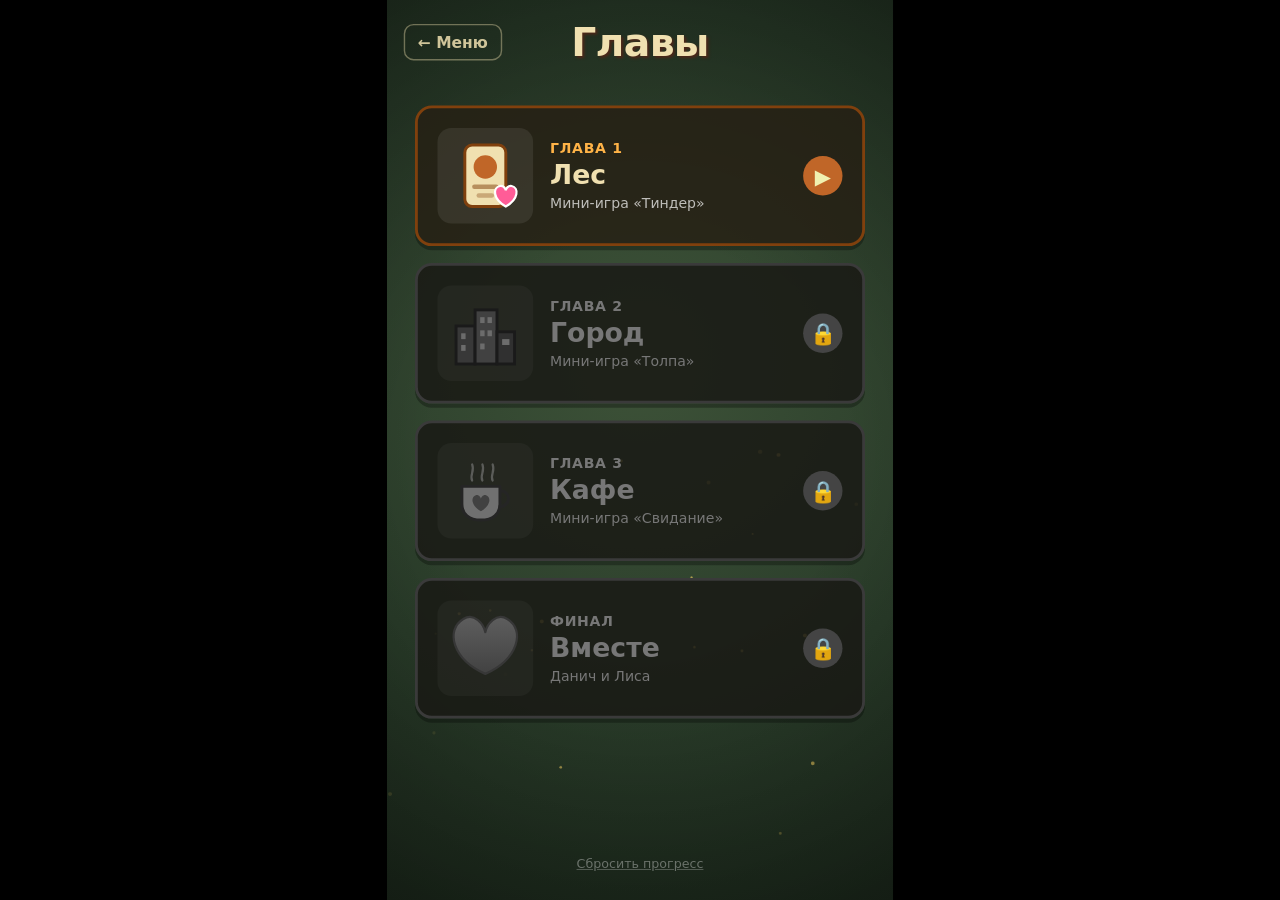
<file: chapters.html>
<!DOCTYPE html>
<html lang="ru">
<head>
<meta charset="UTF-8">
<meta name="viewport" content="width=device-width, initial-scale=1.0, maximum-scale=1.0, user-scalable=no">
<title>FindTheFox — Главы</title>
<link rel="stylesheet" href="shared/style.css">
<style>
  /* ── Шапка ────────────────────────────────────────── */
  #header {
    position: absolute;
    top: 0; left: 0; right: 0;
    height: 120px;
    display: flex;
    align-items: center;
    justify-content: center;
    z-index: 10;
  }
  #header h1 {
    margin: 0;
    font-size: 56px;
    font-weight: 900;
    letter-spacing: -1px;
    color: var(--title);
    text-shadow: 3px 3px 4px var(--title-shadow);
  }
  #back-btn {
    position: absolute;
    left: 24px; top: 50%;
    transform: translateY(-50%);
    height: 52px;
    padding: 0 18px;
    font-family: inherit;
    font-size: 22px;
    font-weight: 700;
    background: transparent;
    border: 2px solid rgba(240, 224, 176, 0.4);
    border-radius: 14px;
    color: rgba(240, 224, 176, 0.85);
    cursor: pointer;
    transition: background 0.15s ease;
  }
  #back-btn:hover { background: rgba(240, 224, 176, 0.1); }

  /* ── Список глав ──────────────────────────────────── */
  #list {
    position: absolute;
    top: 150px; left: 40px; right: 40px;
    display: flex;
    flex-direction: column;
    gap: 24px;
    z-index: 5;
  }
  .chapter {
    position: relative;
    display: flex;
    align-items: center;
    gap: 24px;
    height: 200px;
    padding: 0 28px;
    background: rgba(38, 32, 20, 0.85);
    border: 4px solid var(--btn-border);
    border-radius: 24px;
    box-shadow: 0 6px 0 rgba(0,0,0,0.3);
    color: #fff;
    cursor: pointer;
    opacity: 0;
    transition: background 0.15s ease, transform 0.1s ease;
  }
  #game.intro .chapter { animation: fadeInUp 0.45s ease-out forwards; }
  .chapter:hover  { background: rgba(60, 48, 28, 0.9); }
  .chapter:active { transform: translateY(3px); box-shadow: 0 3px 0 rgba(0,0,0,0.3); }

  .chapter .icon {
    flex-shrink: 0;
    width: 136px; height: 136px;
    display: flex;
    align-items: center;
    justify-content: center;
    background: rgba(255, 255, 255, 0.08);
    border-radius: 20px;
  }
  .chapter .icon svg { width: 104px; height: 104px; }

  .chapter .info { flex: 1; min-width: 0; }
  .chapter .num {
    font-size: 20px;
    font-weight: 700;
    color: var(--subtitle);
    text-transform: uppercase;
    letter-spacing: 1px;
  }
  .chapter .name {
    margin-top: 4px;
    font-size: 38px;
    font-weight: 900;
    color: var(--title);
  }
  .chapter .desc {
    margin-top: 6px;
    font-size: 20px;
    color: rgba(255, 255, 255, 0.7);
  }

  .chapter .badge {
    flex-shrink: 0;
    width: 56px; height: 56px;
    display: flex;
    align-items: center;
    justify-content: center;
    font-size: 30px;
    font-weight: 900;
    border-radius: 50%;
  }
  .chapter.done .badge     { background: #5E8C3A; color: #fff; }
  .chapter.unlocked .badge { background: var(--btn-normal); color: var(--btn-text); }
  .chapter.locked .badge   { background: #444; color: #aaa; }

  .chapter.locked {
    cursor: default;
    border-color: #3a3a3a;
    background: rgba(25, 25, 20, 0.85);
  }
  .chapter.locked .icon { filter: grayscale(1) brightness(0.5); }
  .chapter.locked .name,
  .chapter.locked .num,
  .chapter.locked .desc { color: #777; }

  @keyframes shake {
    0%, 100% { transform: translateX(0); }
    20%, 60% { transform: translateX(-8px); }
    40%, 80% { transform: translateX(8px); }
  }
  .chapter.shake { animation: shake 0.35s ease !important; opacity: 1; }

  /* ── Нижняя панель ────────────────────────────────── */
  #footer {
    position: absolute;
    bottom: 40px; left: 0; right: 0;
    text-align: center;
    z-index: 10;
  }
  #reset-btn {
    font-family: inherit;
    font-size: 18px;
    background: transparent;
    border: none;
    color: rgba(255, 255, 255, 0.35);
    text-decoration: underline;
    cursor: pointer;
  }

  /* ── Тост ─────────────────────────────────────────── */
  #toast {
    position: absolute;
    left: 50%; bottom: 120px;
    transform: translateX(-50%) translateY(20px);
    padding: 14px 28px;
    background: var(--panel-bg);
    border-radius: 16px;
    font-size: 24px;
    color: var(--title);
    opacity: 0;
    pointer-events: none;
    transition: opacity 0.25s ease, transform 0.25s ease;
    z-index: 60;
    white-space: nowrap;
  }
  #toast.show { opacity: 1; transform: translateX(-50%) translateY(0); }

  .panel p {
    margin: 0 0 24px;
    font-size: 22px;
    text-align: center;
    color: rgba(255, 255, 255, 0.85);
  }
  .panel .row {
    display: flex;
    justify-content: center;
    gap: 16px;
  }
  .panel .row .btn { min-width: 150px; }
</style>
</head>
<body>
<div id="game" class="scene">
  <div class="bg-forest"></div>
  <canvas id="particles" class="particles"></canvas>
  <div class="vignette"></div>

  <div id="header">
    <button id="back-btn">← Меню</button>
    <h1>Главы</h1>
  </div>

  <div id="list"></div>

  <div id="footer">
    <button id="reset-btn">Сбросить прогресс</button>
  </div>

  <div id="toast"></div>

  <div class="blocker" id="blocker"></div>

  <div class="panel" id="panel">
    <h2>Сбросить?</h2>
    <p>Весь прогресс по главам будет потерян.</p>
    <div class="row">
      <button class="btn btn-sm" id="reset-yes">Да</button>
      <button class="btn btn-sm" id="reset-no">Нет</button>
    </div>
  </div>

  <div class="fade on" id="fade"></div>
</div>

<script src="shared/settings.js"></script>
<script src="shared/particles.js"></script>
<script src="shared/progress.js"></script>
<script src="shared/sfx.js"></script>
<script src="shared/music.js"></script>
<script>
(function () {
  'use strict';

  const gameEl  = document.getElementById('game');
  const fadeEl  = document.getElementById('fade');
  const listEl  = document.getElementById('list');
  const toastEl = document.getElementById('toast');
  const panel   = document.getElementById('panel');
  const blocker = document.getElementById('blocker');

  // ── Скейл сцены ──────────────────────────────────────
  FTSettings.fitScene(gameEl);

  // ── Частицы ──────────────────────────────────────────
  FTParticles.attach(document.getElementById('particles')).start();

  // ── Данные глав ──────────────────────────────────────
  // Индексы совпадают с FTProgress (0..3).
  // url      — первый заход (с кат-сценой),
  // replay   — повторное прохождение уже пройденной главы,
  // url: null — глава ещё не сделана.
  const CHAPTERS = [
    { num: 'Глава 1', name: 'Лес',    desc: 'Мини-игра «Тиндер»',
      url: 'scene_intro.html', replay: 'game1_tinder.html' },
    { num: 'Глава 2', name: 'Город',  desc: 'Мини-игра «Толпа»',
      url: 'game2_tolpa.html', replay: 'game2_tolpa.html' },
    { num: 'Глава 3', name: 'Кафе',   desc: 'Мини-игра «Свидание»',
      url: 'game3_date.html', replay: 'game3_date.html' },
    { num: 'Финал',   name: 'Вместе', desc: 'Данич и Лиса',
      url: 'game3_date.html#finale', replay: 'game3_date.html#finale' },
  ];

  function iconFor(i) {
    let iconInner = '';
    if (i === 0) {
      // Карточка анкеты с сердечком
      iconInner = '<svg viewBox="0 0 100 100" xmlns="http://www.w3.org/2000/svg"><rect x="22" y="8" width="56" height="84" rx="10" fill="#F0E0B0" stroke="#80400D" stroke-width="4"/><circle cx="50" cy="38" r="16" fill="#C06628"/><rect x="32" y="62" width="36" height="6" rx="3" fill="#80400D" opacity="0.5"/><rect x="38" y="74" width="24" height="6" rx="3" fill="#80400D" opacity="0.35"/><path d="M 78 92 C 60 82, 60 66, 70 64 C 75 63, 78 68, 78 70 C 78 68, 81 63, 86 64 C 96 66, 96 82, 78 92 Z" fill="#FF5C97" stroke="#fff" stroke-width="3"/></svg>';
    } else if (i === 1) {
      // Городские дома
      iconInner = '<svg viewBox="0 0 100 100" xmlns="http://www.w3.org/2000/svg"><rect x="10" y="40" width="26" height="52" fill="#8C6A4F" stroke="#3D322B" stroke-width="4"/><rect x="36" y="18" width="30" height="74" fill="#A67C52" stroke="#3D322B" stroke-width="4"/><rect x="66" y="48" width="24" height="44" fill="#7A5A42" stroke="#3D322B" stroke-width="4"/><g fill="#FFD966"><rect x="17" y="50" width="6" height="8"/><rect x="17" y="66" width="6" height="8"/><rect x="43" y="28" width="6" height="8"/><rect x="53" y="28" width="6" height="8"/><rect x="43" y="46" width="6" height="8"/><rect x="53" y="46" width="6" height="8"/><rect x="43" y="64" width="6" height="8"/><rect x="73" y="58" width="10" height="8"/></g></svg>';
    } else if (i === 2) {
      // Чашка кофе с сердечком
      iconInner = '<svg viewBox="0 0 100 100" xmlns="http://www.w3.org/2000/svg"><path d="M 18 44 H 70 V 68 C 70 82, 60 90, 44 90 C 28 90, 18 82, 18 68 Z" fill="#F0E0B0" stroke="#80400D" stroke-width="4" stroke-linejoin="round"/><path d="M 70 50 C 86 50, 86 72, 68 72" fill="none" stroke="#80400D" stroke-width="4"/><path d="M 44 78 C 30 70, 30 58, 37 56 C 41 55, 44 59, 44 61 C 44 59, 47 55, 51 56 C 58 58, 58 70, 44 78 Z" fill="#FF5C97"/><path d="M 32 36 C 28 28, 36 24, 32 14 M 46 36 C 42 28, 50 24, 46 14 M 60 36 C 56 28, 64 24, 60 14" fill="none" stroke="rgba(255,255,255,0.6)" stroke-width="3" stroke-linecap="round"/></svg>';
    } else if (i === 3) {
      iconInner = '<svg viewBox="0 0 100 100" xmlns="http://www.w3.org/2000/svg"><defs><linearGradient id="heartGradient" x1="0%" y1="0%" x2="0%" y2="100%"><stop offset="0%" style="stop-color:#FFA6C9;stop-opacity:1" /><stop offset="100%" style="stop-color:#FF5C97;stop-opacity:1" /></linearGradient></defs><path d="M 50 85 C 5 65, -5 25, 20 10 C 35 0, 48 18, 50 28 C 52 18, 65 0, 80 10 C 105 25, 95 65, 50 85 Z" fill="url(#heartGradient)" stroke="#FF4081" stroke-width="3" stroke-linejoin="round"/></svg>';
    }
    return iconInner;
  }

  const BADGE = { done: '✓', unlocked: '▶', locked: '🔒' };

  // ── Рендер списка ────────────────────────────────────
  function render() {
    const progress = FTProgress.load();
    listEl.innerHTML = '';

    CHAPTERS.forEach(function (ch, i) {
      const status = progress[i] || 'locked';
      const el = document.createElement('div');
      el.className = 'chapter ' + status;
      el.style.animationDelay = (i * 0.08) + 's';
      el.innerHTML =
        '<div class="icon">' + iconFor(i) + '</div>' +
        '<div class="info">' +
          '<div class="num">' + ch.num + '</div>' +
          '<div class="name">' + ch.name + '</div>' +
          '<div class="desc">' + ch.desc + '</div>' +
        '</div>' +
        '<div class="badge">' + BADGE[status] + '</div>';

      el.addEventListener('click', function () { openChapter(i, el); });
      listEl.appendChild(el);
    });
  }

  function openChapter(i, el) {
    const ch = CHAPTERS[i];
    const status = FTProgress.getStatus(i);

    if (status === 'locked') {
      FTSettings.vibrate(30);
      el.classList.remove('shake');
      void el.offsetWidth;          // перезапуск анимации
      el.classList.add('shake');
      toast('Сначала пройди прошлую главу');
      return;
    }

    const url = (status === 'done') ? ch.replay : ch.url;
    if (!url) {
      FTSettings.vibrate(); FTSfx.play('tap');
      toast('Скоро! Глава в разработке');
      return;
    }

    FTSettings.vibrate(); FTSfx.play('tap');
    navigate(url);
  }

  // ── Тост ─────────────────────────────────────────────
  let toastTimer = 0;
  function toast(text) {
    toastEl.textContent = text;
    toastEl.classList.add('show');
    clearTimeout(toastTimer);
    toastTimer = setTimeout(function () {
      toastEl.classList.remove('show');
    }, 1600);
  }

  // ── Переходы ─────────────────────────────────────────
  let isTransitioning = false;
  function navigate(url) {
    if (isTransitioning) return;
    isTransitioning = true;
    fadeEl.classList.add('on');
    setTimeout(function () {
      window.location.href = url;
    }, 450);
  }

  document.getElementById('back-btn').addEventListener('click', function () {
    FTSettings.vibrate(); FTSfx.play('tap');
    navigate('index.html');
  });

  // ── Сброс прогресса ──────────────────────────────────
  function openReset() {
    FTSettings.vibrate(); FTSfx.play('tap');
    panel.classList.add('open');
    blocker.classList.add('open');
  }
  function closeReset() {
    panel.classList.remove('open');
    blocker.classList.remove('open');
  }
  document.getElementById('reset-btn').addEventListener('click', openReset);
  document.getElementById('reset-no').addEventListener('click', function () {
    FTSettings.vibrate(); FTSfx.play('tap');
    closeReset();
  });
  blocker.addEventListener('click', closeReset);
  document.getElementById('reset-yes').addEventListener('click', function () {
    FTSettings.vibrate(30);
    FTProgress.reset();
    closeReset();
    toast('Прогресс сброшен');
  });

  document.addEventListener('ft-progress-changed', function () {
    render();
    gameEl.classList.add('intro');
  });

  // ── Android back: закрыть панель или в меню ──────────
  history.pushState({ chapters: true }, '');
  window.addEventListener('popstate', function () {
    if (panel.classList.contains('open')) {
      closeReset();
      history.pushState({ chapters: true }, '');
    } else {
      navigate('index.html');
    }
  });

  // При возврате кнопкой «назад» браузера страница может
  // восстановиться из bfcache — обновим список и снимем затемнение.
  window.addEventListener('pageshow', function (e) {
    if (!e.persisted) return;
    isTransitioning = false;
    render();
    fadeEl.classList.remove('on');
  });

  // ── Старт ────────────────────────────────────────────
  FTMusic.play('forest');
  render();
  requestAnimationFrame(function () {
    fadeEl.classList.remove('on');
    gameEl.classList.add('intro');
  });

  // ── Мелкая защита ────────────────────────────────────
  document.addEventListener('gesturestart', e => e.preventDefault());
  document.addEventListener('dblclick',     e => e.preventDefault());
})();
</script>
</body>
</html>
</file>
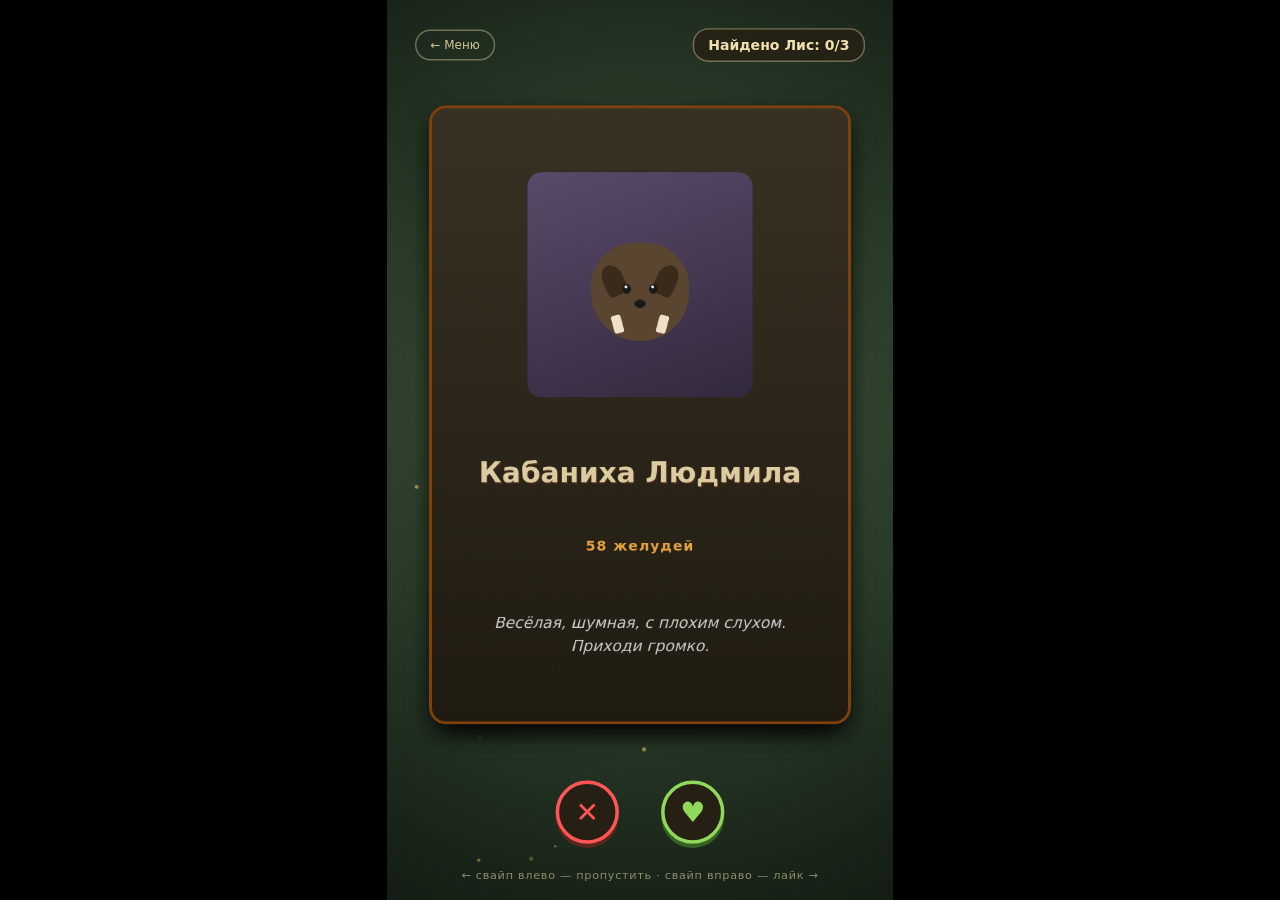
<file: game1_tinder.html>
<!DOCTYPE html>
<html lang="ru">
<head>
<meta charset="UTF-8">
<meta name="viewport" content="width=device-width, initial-scale=1.0, maximum-scale=1.0, user-scalable=no">
<title>FindTheFox — Тиндер</title>
<link rel="stylesheet" href="shared/style.css">
<style>
  /* ══════════════════════════════════════════════════════
     HUD
     ══════════════════════════════════════════════════════ */
  #hud {
    position: absolute;
    top: 40px;
    left: 0; right: 0;
    display: flex;
    justify-content: space-between;
    align-items: center;
    padding: 0 40px;
    z-index: 20;
    color: var(--title);
    font-size: 20px;
    font-weight: 700;
    pointer-events: none;
  }
  #hud .counter {
    background: rgba(38, 32, 20, 0.85);
    padding: 10px 20px;
    border-radius: 22px;
    border: 2px solid rgba(240, 224, 176, 0.4);
  }
  #back-btn {
    background: transparent;
    border: 2px solid rgba(240, 224, 176, 0.4);
    color: rgba(240, 224, 176, 0.85);
    font-family: inherit;
    font-size: 17px;
    padding: 10px 20px;
    border-radius: 22px;
    cursor: pointer;
    pointer-events: auto;
    transition: background 0.12s ease;
  }
  #back-btn:hover {
    background: rgba(240, 224, 176, 0.1);
  }

  /* ══════════════════════════════════════════════════════
     СТОПКА КАРТОЧЕК
     ══════════════════════════════════════════════════════ */
  #deck {
    position: absolute;
    top: 150px;
    bottom: 250px;
    left: 60px; right: 60px;
    z-index: 10;
  }

  .card {
    position: absolute;
    inset: 0;
    background: linear-gradient(180deg,
      #2e2718 0%,
      #262014 100%);
    border: 4px solid var(--btn-border);
    border-radius: 24px;
    padding: 28px 24px;
    display: flex;
    flex-direction: column;
    align-items: center;
    justify-content: space-evenly;
    box-shadow: 0 12px 32px rgba(0,0,0,0.6);
    will-change: transform, opacity;
    transform-origin: center center;
    user-select: none;
    overflow: hidden;
  }
  .card::before {
    content: '';
    position: absolute;
    inset: 0;
    background: linear-gradient(180deg,
      rgba(255,255,255,0.05) 0%,
      rgba(0,0,0,0.15) 100%);
    pointer-events: none;
  }

  .card .photo {
    position: relative;
    width: 320px;
    height: 320px;
    border-radius: 20px;
    background: linear-gradient(160deg, #4A6A3F 0%, #2A3D2A 100%);
    display: flex;
    align-items: center;
    justify-content: center;
    overflow: hidden;
    flex-shrink: 0;
  }
  /* Свой фон фото у каждого вида */
  .card .photo.bg-hedgehog { background: linear-gradient(160deg, #6A5A3F 0%, #3D332A 100%); }
  .card .photo.bg-beaver   { background: linear-gradient(160deg, #3F6A6A 0%, #2A3D3D 100%); }
  .card .photo.bg-boar     { background: linear-gradient(160deg, #5A4A6A 0%, #33293D 100%); }
  .card .photo.bg-owl      { background: linear-gradient(160deg, #3F4A6A 0%, #232A3D 100%); }
  .card .photo.bg-bear     { background: linear-gradient(160deg, #6A4A3F 0%, #3D2A23 100%); }
  .card .photo.bg-fox-animal { background: linear-gradient(160deg, #8A5030 0%, #4A2515 100%); }

  .card .name {
    margin-top: 22px;
    font-size: 40px;
    font-weight: 900;
    color: var(--title);
    text-shadow: 2px 2px 0 var(--title-shadow);
    text-align: center;
    line-height: 1.1;
  }
  .card .age {
    font-size: 20px;
    color: var(--subtitle);
    margin-top: 6px;
    letter-spacing: 1.5px;
    font-weight: 600;
  }
  .card .bio {
    margin-top: 18px;
    font-size: 22px;
    line-height: 1.5;
    color: rgba(255,255,255,0.9);
    text-align: center;
    font-style: italic;
    padding: 0 12px;
    max-width: 520px;
  }

  .card .stamp {
    position: absolute;
    top: 40px;
    padding: 8px 20px;
    border: 5px solid;
    border-radius: 12px;
    font-size: 42px;
    font-weight: 900;
    letter-spacing: 4px;
    opacity: 0;
    pointer-events: none;
    text-shadow: 2px 2px 0 rgba(0,0,0,0.3);
    z-index: 5;
  }
  .card .stamp.like {
    left: 30px;
    color: #8FD85A;
    border-color: #8FD85A;
    transform: rotate(-15deg);
  }
  .card .stamp.nope {
    right: 30px;
    color: #FF5555;
    border-color: #FF5555;
    transform: rotate(15deg);
  }

  /* ══════════════════════════════════════════════════════
     ФИГУРКИ ЖИВОТНЫХ (CSS)
     ══════════════════════════════════════════════════════ */
  .animal {
    position: relative;
    width: 200px;
    height: 200px;
  }
  .animal .a-head {
    position: absolute;
    left: 50%; top: 55%;
    transform: translate(-50%, -50%);
    width: 140px; height: 140px;
    border-radius: 50%;
    background: #C06628;
  }
  .animal .a-eye {
    position: absolute;
    top: 42%;
    width: 12px; height: 14px;
    background: #1a1a1a;
    border-radius: 50%;
    z-index: 2;
  }
  .animal .a-eye.l { left: 32%; }
  .animal .a-eye.r { right: 32%; }
  .animal .a-eye::after {
    content: '';
    position: absolute;
    top: 2px; left: 3px;
    width: 4px; height: 4px;
    background: #fff;
    border-radius: 50%;
  }
  .animal .a-nose {
    position: absolute;
    top: 58%; left: 50%;
    transform: translateX(-50%);
    width: 16px; height: 12px;
    background: #1a1a1a;
    border-radius: 50%;
    z-index: 3;
  }

  /* ─── Ёжик ───────────────────────────────────────────── */
  .animal.hedgehog .a-extra {
    position: absolute;
    top: 50%; left: 50%;
    transform: translate(-50%, -50%);
    width: 190px; height: 190px;
    background:
      repeating-conic-gradient(#3A2818 0deg 10deg, #6B4423 10deg 20deg);
    border-radius: 50%;
    z-index: 0;
    clip-path: polygon(50% 0%, 100% 20%, 100% 60%, 80% 92%, 20% 92%, 0% 60%, 0% 20%);
  }
  .animal.hedgehog .a-head {
    background: #8B6B4A;
    box-shadow: inset 0 -10px 0 rgba(0,0,0,0.12);
    z-index: 1;
    width: 130px; height: 130px;
  }

  /* ─── Бобёр ──────────────────────────────────────────── */
  .animal.beaver .a-head {
    background: #7A5433;
    border-radius: 50% 50% 45% 45%;
  }
  .animal.beaver .a-ear {
    position: absolute;
    top: 15%;
    width: 40px; height: 40px;
    background: #7A5433;
    border-radius: 50%;
    z-index: 1;
  }
  .animal.beaver .a-ear.l { left: 8%; }
  .animal.beaver .a-ear.r { right: 8%; }
  .animal.beaver .a-teeth {
    position: absolute;
    top: 68%; left: 50%;
    transform: translateX(-50%);
    width: 24px; height: 16px;
    background: #F0E0C8;
    border-radius: 3px;
    box-shadow: inset 1px 0 0 #C0A888, inset -1px 0 0 #C0A888;
    z-index: 3;
  }

  /* ─── Кабан ──────────────────────────────────────────── */
  .animal.boar .a-head {
    background: #5A4630;
    border-radius: 45% 45% 50% 50%;
  }
  .animal.boar .a-tusk {
    position: absolute;
    bottom: 8%;
    width: 14px; height: 26px;
    background: #F0E0C8;
    border-radius: 4px;
    z-index: 3;
  }
  .animal.boar .a-tusk.l {
    left: 22%;
    transform: rotate(-15deg);
  }
  .animal.boar .a-tusk.r {
    right: 22%;
    transform: rotate(15deg);
  }
  .animal.boar .a-ear {
    position: absolute;
    top: 22%;
    width: 30px; height: 45px;
    background: #3A2A1A;
    border-radius: 50% 50% 20% 20%;
  }
  .animal.boar .a-ear.l { left: 12%; transform: rotate(-25deg); }
  .animal.boar .a-ear.r { right: 12%; transform: rotate(25deg); }

  /* ─── Сова ───────────────────────────────────────────── */
  .animal.owl .a-head {
    background: #8B7A5A;
    border-radius: 50% 50% 45% 45%;
    width: 150px; height: 150px;
  }
  .animal.owl .a-head::before {
    content: '';
    position: absolute;
    top: 30%; left: 50%;
    transform: translateX(-50%);
    width: 130px; height: 70px;
    background: #E8D6B8;
    border-radius: 50%;
    z-index: 1;
  }
  .animal.owl .a-eye {
    width: 24px; height: 24px;
    top: 38%;
    z-index: 3;
  }
  .animal.owl .a-eye.l { left: 25%; }
  .animal.owl .a-eye.r { right: 25%; }
  .animal.owl .a-eye::after {
    top: 5px; left: 6px;
    width: 8px; height: 8px;
  }
  .animal.owl .a-beak {
    position: absolute;
    top: 55%; left: 50%;
    transform: translateX(-50%);
    width: 0; height: 0;
    border-left: 10px solid transparent;
    border-right: 10px solid transparent;
    border-top: 20px solid #E8A030;
    z-index: 3;
  }
  .animal.owl .a-ear {
    position: absolute;
    top: 8%;
    width: 0; height: 0;
    border-left: 22px solid transparent;
    border-right: 22px solid transparent;
    border-bottom: 40px solid #8B7A5A;
  }
  .animal.owl .a-ear.l { left: 22%; transform: rotate(-10deg); }
  .animal.owl .a-ear.r { right: 22%; transform: rotate(10deg); }

  /* ─── Медведь ────────────────────────────────────────── */
  .animal.bear .a-head {
    background: #6B4423;
    width: 160px; height: 160px;
  }
  .animal.bear .a-ear {
    position: absolute;
    top: 12%;
    width: 50px; height: 50px;
    background: #6B4423;
    border-radius: 50%;
    z-index: 1;
  }
  .animal.bear .a-ear.l { left: 8%; }
  .animal.bear .a-ear.r { right: 8%; }
  .animal.bear .a-ear::after {
    content: '';
    position: absolute;
    inset: 10px;
    background: #A67B5B;
    border-radius: 50%;
  }
  .animal.bear .a-muzzle {
    position: absolute;
    top: 55%; left: 50%;
    transform: translateX(-50%);
    width: 70px; height: 55px;
    background: #D8B888;
    border-radius: 50%;
    z-index: 1;
  }
  .animal.bear .a-nose {
    z-index: 3;
    width: 20px; height: 14px;
  }

  /* ─── Лиса — клон из меню ────────────────────────────── */
  .photo .fox {
    position: relative;
    width: 300px;
    height: 300px;
    transform: scale(0.85);
    transform-origin: center center;
    pointer-events: none;
  }

  /* ══════════════════════════════════════════════════════
     КНОПКИ ДЕЙСТВИЙ
     ══════════════════════════════════════════════════════ */
  #actions {
    position: absolute;
    bottom: 80px;
    left: 50%;
    transform: translateX(-50%);
    display: flex;
    gap: 60px;
    z-index: 20;
  }
  .action-btn {
    width: 90px;
    height: 90px;
    border-radius: 50%;
    border: 5px solid;
    font-size: 40px;
    font-weight: 900;
    cursor: pointer;
    display: flex;
    align-items: center;
    justify-content: center;
    transition: transform 0.06s ease-out;
    font-family: inherit;
    line-height: 1;
    padding: 0;
  }
  .action-btn:active { transform: scale(0.88); }
  .action-btn.nope {
    color: #FF5555;
    border-color: #FF5555;
    background: rgba(38, 32, 20, 0.95);
    box-shadow: 0 6px 0 rgba(180, 30, 30, 0.4);
  }
  .action-btn.nope:hover { background: rgba(255, 85, 85, 0.15); }
  .action-btn.like {
    color: #8FD85A;
    border-color: #8FD85A;
    background: rgba(38, 32, 20, 0.95);
    box-shadow: 0 6px 0 rgba(100, 180, 40, 0.4);
  }
  .action-btn.like:hover { background: rgba(143, 216, 90, 0.15); }

  /* ══════════════════════════════════════════════════════
     МЭТЧ-ПОПАП
     ══════════════════════════════════════════════════════ */
  #match-popup {
    position: absolute;
    inset: 0;
    display: none;
    align-items: center;
    justify-content: center;
    z-index: 60;
    background: rgba(0, 0, 0, 0.65);
  }
  #match-popup.open { display: flex; }

  .match-box {
    background: #262014;
    border: 4px solid var(--btn-border);
    border-radius: 24px;
    padding: 32px 40px;
    max-width: 560px;
    text-align: center;
    color: #fff;
    animation: popIn 0.2s ease-out;
    box-shadow: 0 20px 60px rgba(0,0,0,0.7);
  }
  @keyframes popIn {
    0%   { opacity: 0; transform: scale(0.85); }
    100% { opacity: 1; transform: scale(1); }
  }
  .match-box .mb-title {
    font-size: 40px;
    font-weight: 900;
    color: #8FD85A;
    text-shadow: 2px 2px 0 rgba(0,0,0,0.4);
    margin-bottom: 10px;
    height: 46px;
    line-height: 46px;
    white-space: nowrap;
    overflow: hidden;
  }
  .match-box .mb-title.fox {
    color: var(--subtitle);
  }
  .match-box .mb-title.nope {
    color: #E8A030;
  }
  .match-box .mb-name {
    font-size: 26px;
    color: var(--title);
    margin-bottom: 18px;
    font-weight: 700;
  }
  .match-box .mb-quote {
    font-size: 22px;
    font-style: italic;
    line-height: 1.5;
    color: rgba(255,255,255,0.9);
    margin-bottom: 24px;
    height: 100px;
    overflow: hidden;
    display: flex;
    align-items: center;
    justify-content: center;
  }
  .match-box .mb-btn {
    display: inline-block;
  }

  /* ══════════════════════════════════════════════════════
     ПОБЕДА
     ══════════════════════════════════════════════════════ */
  #win-overlay {
    position: absolute;
    inset: 0;
    display: none;
    align-items: center;
    justify-content: center;
    z-index: 80;
    background: radial-gradient(circle at 50% 50%,
      #5a4318 0%,
      #0c0904 70%);
  }
  #win-overlay.open { display: flex; }
  #win-overlay .win-box {
    text-align: center;
    color: var(--title);
    animation: popIn 0.3s ease-out;
    padding: 20px;
    max-width: 620px;
  }
  #win-overlay h2 {
    font-size: 54px;
    font-weight: 900;
    margin: 0 0 16px;
    text-shadow: 4px 4px 0 var(--title-shadow);
    line-height: 1.1;
  }
  #win-overlay p {
    font-size: 22px;
    color: var(--subtitle);
    margin: 0 0 32px;
    font-style: italic;
    line-height: 1.5;
  }

  #swipe-hint {
    position: absolute;
    bottom: 26px;
    left: 50%;
    transform: translateX(-50%);
    color: rgba(240, 224, 176, 0.55);
    font-size: 16px;
    letter-spacing: 1px;
    z-index: 15;
    pointer-events: none;
    animation: hintPulse 2s ease-in-out infinite;
    white-space: nowrap;
  }
  @keyframes hintPulse {
    0%, 100% { opacity: 0.4; }
    50%      { opacity: 0.9; }
  }
</style>
</head>
<body>
<div id="game" class="scene">
  <div class="bg-forest"></div>
  <canvas id="particles" class="particles"></canvas>
  <div class="vignette"></div>

  <div id="hud">
    <button id="back-btn">← Меню</button>
    <div class="counter">Найдено Лис: <span id="fox-count">0</span>/3</div>
  </div>

  <div id="deck"></div>

  <div id="actions">
    <button class="action-btn nope" id="btn-nope" aria-label="Пропустить">✕</button>
    <button class="action-btn like" id="btn-like" aria-label="Лайк">♥</button>
  </div>

  <div id="swipe-hint">← свайп влево — пропустить · свайп вправо — лайк →</div>

  <div id="match-popup">
    <div class="match-box">
      <div class="mb-title" id="mb-title">Не сложилось…</div>
      <div class="mb-name" id="mb-name">—</div>
      <div class="mb-quote" id="mb-quote">—</div>
      <button class="btn btn-sm mb-btn" id="mb-continue">Продолжить</button>
    </div>
  </div>

  <div id="win-overlay">
    <div class="win-box">
      <h2>Лиса Арина найдена!</h2>
      <p>«Ладно, уговорил. Но сначала докажи, что ты меня достоин»</p>
      <button class="btn btn-lg" id="win-next">Дальше →</button>
    </div>
  </div>

  <div class="fade" id="fade"></div>
</div>

<script src="shared/settings.js"></script>
<script src="shared/particles.js"></script>
<script src="shared/progress.js"></script>
<script src="shared/sfx.js"></script>
<script src="shared/music.js"></script>
<script>
(function () {
  'use strict';

  const gameEl = document.getElementById('game');
  FTSettings.fitScene(gameEl);
  FTParticles.attach(document.getElementById('particles')).start();

  // ══════════════════════════════════════════════════════
  // АНКЕТЫ
  // ══════════════════════════════════════════════════════
  const ANIMALS = [
    { key: 'hedgehog', name: 'Ежиха Зина', age: '127 ёжиков',
      bio: 'Колючая, но верная. Ищу того, у кого есть броня.',
      reject: '«У тебя нет иголок. Прости, нам не по пути».' },
    { key: 'beaver', name: 'Бобриха Оля', age: '34 плотины',
      bio: 'Грызу проблемы. Люблю плотины и романтику у воды.',
      reject: '«Ты не грызёшь деревья. Как-то это… не то».' },
    { key: 'boar', name: 'Кабаниха Людмила', age: '58 желудей',
      bio: 'Весёлая, шумная, с плохим слухом. Приходи громко.',
      reject: '«Чё-чё? Я тебя не слышу! Пока!»' },
    { key: 'owl', name: 'Совунья Маргарита', age: '19 бессонных ночей',
      bio: 'Не сплю по ночам. Ищу того, кто тоже. Но не из-за меня.',
      reject: '«У-ху. Ты слишком дневной. Не мой типаж. У-ху».' },
    { key: 'bear', name: 'Медведица Катя', age: '12 зим',
      bio: 'Зимой сплю, летом гуляю. Люблю мёд и массаж лап.',
      reject: '«Мёда нет? Лапы не массируешь? Всё, следующий».' },
    { key: 'fox-animal', name: 'Лиса Арина', age: 'всегда 27',
      bio: 'Ускользаю, дразню, но если поймаешь — останусь. Может быть.',
      isFox: true }
  ];

  const FOX_FIRST_REPLIES = [
    '«Ой, мне пора! 🦊»',
    '«У меня дела. Лесные. Пока!»'
  ];

  function randInt(min, max) {
    return Math.floor(Math.random() * (max - min + 1)) + min;
  }

  function buildDeck() {
    const total = 15;
    const fox1 = randInt(3, 5);
    const fox2 = randInt(8, 11);
    // Третья Лиса — строго внутри колоды (индексы 0..total-1).
    let fox3 = randInt(13, total - 1);
    while (fox3 <= fox2) fox3 = randInt(13, total - 1);

    const nonFox = ANIMALS.filter(a => !a.isFox);
    const pool = [];
    let prevIdx = -1;

    for (let i = 0; i < total; i++) {
      if (i === fox1 || i === fox2 || i === fox3) {
        pool.push(Object.assign({}, ANIMALS.find(a => a.isFox)));
      } else {
        let idx;
        let tries = 0;
        do {
          idx = randInt(0, nonFox.length - 1);
          tries++;
        } while (idx === prevIdx && tries < 5);
        prevIdx = idx;
        pool.push(Object.assign({}, nonFox[idx]));
      }
    }
    return pool;
  }

  let deck = buildDeck();
  let currentIndex = 0;
  let foxMatches = 0;
  let isTransitioning = false;

  const deckEl = document.getElementById('deck');
  const foxCountEl = document.getElementById('fox-count');
  const matchPopup = document.getElementById('match-popup');
  const mbTitle = document.getElementById('mb-title');
  const mbName = document.getElementById('mb-name');
  const mbQuote = document.getElementById('mb-quote');
  const winOverlay = document.getElementById('win-overlay');
  const fadeEl = document.getElementById('fade');

  // ══════════════════════════════════════════════════════
  // ШАБЛОНЫ ФИГУРОК
  // ══════════════════════════════════════════════════════
  function animalHTML(key) {
    switch (key) {
      case 'hedgehog':
        return `
          <div class="animal hedgehog">
            <div class="a-extra"></div>
            <div class="a-head">
              <div class="a-eye l"></div>
              <div class="a-eye r"></div>
              <div class="a-nose"></div>
            </div>
          </div>`;
      case 'beaver':
        return `
          <div class="animal beaver">
            <div class="a-head">
              <div class="a-ear l"></div>
              <div class="a-ear r"></div>
              <div class="a-eye l"></div>
              <div class="a-eye r"></div>
              <div class="a-nose"></div>
              <div class="a-teeth"></div>
            </div>
          </div>`;
      case 'boar':
        return `
          <div class="animal boar">
            <div class="a-head">
              <div class="a-ear l"></div>
              <div class="a-ear r"></div>
              <div class="a-eye l"></div>
              <div class="a-eye r"></div>
              <div class="a-nose"></div>
              <div class="a-tusk l"></div>
              <div class="a-tusk r"></div>
            </div>
          </div>`;
      case 'owl':
        return `
          <div class="animal owl">
            <div class="a-head">
              <div class="a-ear l"></div>
              <div class="a-ear r"></div>
              <div class="a-eye l"></div>
              <div class="a-eye r"></div>
              <div class="a-beak"></div>
            </div>
          </div>`;
      case 'bear':
        return `
          <div class="animal bear">
            <div class="a-head">
              <div class="a-ear l"></div>
              <div class="a-ear r"></div>
              <div class="a-muzzle"></div>
              <div class="a-eye l"></div>
              <div class="a-eye r"></div>
              <div class="a-nose"></div>
            </div>
          </div>`;
      case 'fox-animal':
        return `
          <div class="fox">
            <div class="body"></div>
            <div class="ear left"></div>
            <div class="ear right"></div>
            <div class="face">
              <div class="eye left"></div>
              <div class="eye right"></div>
              <div class="cheek left"></div>
              <div class="cheek right"></div>
              <div class="nose"></div>
            </div>
          </div>`;
      default:
        return `<div class="animal"><div class="a-head"></div></div>`;
    }
  }

  // ══════════════════════════════════════════════════════
  // РЕНДЕР
  // ══════════════════════════════════════════════════════
  function renderCard(animal, isTop) {
    const card = document.createElement('div');
    card.className = 'card';
    card.innerHTML = `
      <div class="stamp like">ЛАЙК</div>
      <div class="stamp nope">МИМО</div>
      <div class="photo bg-${animal.key}">${animalHTML(animal.key)}</div>
      <div class="name">${animal.name}</div>
      <div class="age">${animal.age}</div>
      <div class="bio">${animal.bio}</div>
    `;
    if (isTop) {
      attachSwipeHandlers(card);
    } else {
      card.style.transform = 'translateY(20px) scale(0.94)';
    }
    return card;
  }

  function renderDeck() {
    deckEl.innerHTML = '';
    const visible = deck.slice(currentIndex, currentIndex + 3);
    visible.forEach((animal, i) => {
      const card = renderCard(animal, i === 0);
      card.style.zIndex = String(10 - i);
      deckEl.appendChild(card);
    });
  }

  // ══════════════════════════════════════════════════════
  // СВАЙП
  // ══════════════════════════════════════════════════════
  function attachSwipeHandlers(card) {
    let startX = 0, startY = 0;
    let curX = 0, curY = 0;
    let pointerDown = false;
    const THRESHOLD = 100;

    function updateStamps() {
      const likeStamp = card.querySelector('.stamp.like');
      const nopeStamp = card.querySelector('.stamp.nope');
      const k = Math.min(Math.abs(curX) / THRESHOLD, 1);
      if (curX > 0) {
        likeStamp.style.opacity = k.toFixed(2);
        nopeStamp.style.opacity = '0';
      } else if (curX < 0) {
        nopeStamp.style.opacity = k.toFixed(2);
        likeStamp.style.opacity = '0';
      } else {
        likeStamp.style.opacity = '0';
        nopeStamp.style.opacity = '0';
      }
    }

    function onDown(e) {
      if (isTransitioning) return;
      pointerDown = true;
      const p = e.touches ? e.touches[0] : e;
      startX = p.clientX;
      startY = p.clientY;
      curX = 0; curY = 0;
      card.style.transition = 'none';
      FTSettings.vibrate(6);
    }
    function onMove(e) {
      if (!pointerDown) return;
      const p = e.touches ? e.touches[0] : e;
      curX = p.clientX - startX;
      curY = p.clientY - startY;
      const rot = curX / 20;
      card.style.transform =
        `translate(${curX}px, ${curY}px) rotate(${rot}deg)`;
      updateStamps();
      if (e.cancelable && Math.abs(curX) > 8) e.preventDefault();
    }
    function onUp() {
      if (!pointerDown) return;
      pointerDown = false;
      card.style.transition =
        'transform 0.22s ease-out, opacity 0.22s ease-out';
      if (curX > THRESHOLD) flyOut(card, 1);
      else if (curX < -THRESHOLD) flyOut(card, -1);
      else {
        // Свайп ниже порога — возвращаем карточку и прячем штампы.
        curX = 0;
        curY = 0;
        card.style.transform = '';
        updateStamps();
      }
    }

    card.addEventListener('mousedown', onDown);
    card.addEventListener('touchstart', onDown, { passive: true });
    window.addEventListener('mousemove', onMove);
    window.addEventListener('touchmove', onMove, { passive: false });
    window.addEventListener('mouseup', onUp);
    window.addEventListener('touchend', onUp);
    window.addEventListener('touchcancel', onUp);
  }

  // ══════════════════════════════════════════════════════
  // УЛЁТ + МГНОВЕННАЯ РЕАКЦИЯ
  // ══════════════════════════════════════════════════════
  function flyOut(card, direction) {
    if (isTransitioning) return;
    isTransitioning = true;
    FTSfx.play(direction > 0 ? 'good' : 'neutral');

    const currentAnimal = deck[currentIndex];
    const isFox = !!(currentAnimal && currentAnimal.isFox);

    // запускаем анимацию улёта — карточка пусть летит фоном
    card.style.transform =
      `translate(${direction * 800}px, ${direction * 100}px) rotate(${direction * 30}deg)`;
    card.style.opacity = '0';

    if (direction > 0) {
      // лайк — попап сразу, не ждём анимации
      handleLike(isFox);
    } else {
      // пропуск — короткая пауза, чтобы карточка успела отлететь
      setTimeout(() => nextCard(), 160);
    }
  }

  // ══════════════════════════════════════════════════════
  // ЛАЙК / ОТКАЗ
  // ══════════════════════════════════════════════════════
  function handleLike(isFox) {
    const current = deck[currentIndex];
    if (isFox) {
      foxMatches++;
      foxCountEl.textContent = String(foxMatches);
      if (foxMatches >= 3) {
        showWin();
      } else {
        showMatch(true, '🦊 Лиса!',
          FOX_FIRST_REPLIES[foxMatches - 1],
          () => nextCard());
      }
    } else {
      showMatch(false, 'Не сложилось…', current.name,
        current.reject || '«Не судьба».',
        () => nextCard());
    }
  }

  function showMatch(isFox, title, nameOrQuote, quoteOrCallback, maybeCallback) {
    let title_, name_, quote_, cb;
    FTSfx.play(isFox ? 'love' : 'bad');
    if (isFox) {
      title_ = title;
      name_ = 'Лиса Арина';
      quote_ = nameOrQuote;
      cb = quoteOrCallback;
    } else {
      title_ = title;
      name_ = nameOrQuote;
      quote_ = quoteOrCallback;
      cb = maybeCallback;
    }

    mbTitle.textContent = title_;
    mbTitle.className = 'mb-title' + (isFox ? ' fox' : ' nope');
    mbName.textContent = name_;
    mbQuote.textContent = quote_;
    matchPopup.classList.add('open');

    FTSettings.vibrate(); FTSfx.play('tap');

    const mbContinue = document.getElementById('mb-continue');
    function close() {
      matchPopup.classList.remove('open');
      mbContinue.removeEventListener('click', close);
      if (cb) cb();
    }
    const fresh = mbContinue.cloneNode(true);
    mbContinue.parentNode.replaceChild(fresh, mbContinue);
    fresh.addEventListener('click', close);
  }

  function nextCard() {
    currentIndex++;
    isTransitioning = false;
    if (currentIndex >= deck.length) {
      finishLevel();
      return;
    }
    renderDeck();
  }

  // ══════════════════════════════════════════════════════
  // КНОПКИ
  // ══════════════════════════════════════════════════════
  function getTopCard() {
    return deckEl.querySelector('.card');
  }

  document.getElementById('btn-nope').addEventListener('click', () => {
    if (isTransitioning) return;
    const c = getTopCard();
    if (!c) return;
    FTSettings.vibrate(); FTSfx.play('tap');
    flyOut(c, -1);
  });

  document.getElementById('btn-like').addEventListener('click', () => {
    if (isTransitioning) return;
    const c = getTopCard();
    if (!c) return;
    FTSettings.vibrate(); FTSfx.play('tap');
    flyOut(c, 1);
  });

  // ══════════════════════════════════════════════════════
  // ПОБЕДА
  // ══════════════════════════════════════════════════════
  function showWin() {
    winOverlay.classList.add('open');
    FTSettings.vibrate(50);
    FTSfx.play('win');
  }

  document.getElementById('win-next').addEventListener('click', () => {
    FTSettings.vibrate(); FTSfx.play('tap');
    fadeEl.classList.add('on');
    setTimeout(() => {
      FTProgress.markDone(0);
      window.location.href = 'scene_fox_escapes.html';
    }, 450);
  });

  function finishLevel() {
    FTProgress.markDone(0);
    fadeEl.classList.add('on');
    setTimeout(() => {
      window.location.href = 'scene_fox_escapes.html';
    }, 450);
  }

  // ══════════════════════════════════════════════════════
  // НАЗАД
  // ══════════════════════════════════════════════════════
  document.getElementById('back-btn').addEventListener('click', () => {
    fadeEl.classList.add('on');
    setTimeout(() => {
      window.location.href = 'chapters.html';
    }, 450);
  });

  // ══════════════════════════════════════════════════════
  // СТАРТ
  // ══════════════════════════════════════════════════════
  FTMusic.play('forest');
  fadeEl.classList.add('on');
  setTimeout(() => {
    fadeEl.classList.remove('on');
    renderDeck();
  }, 60);
})();
</script>
</body>
</html>
</file>
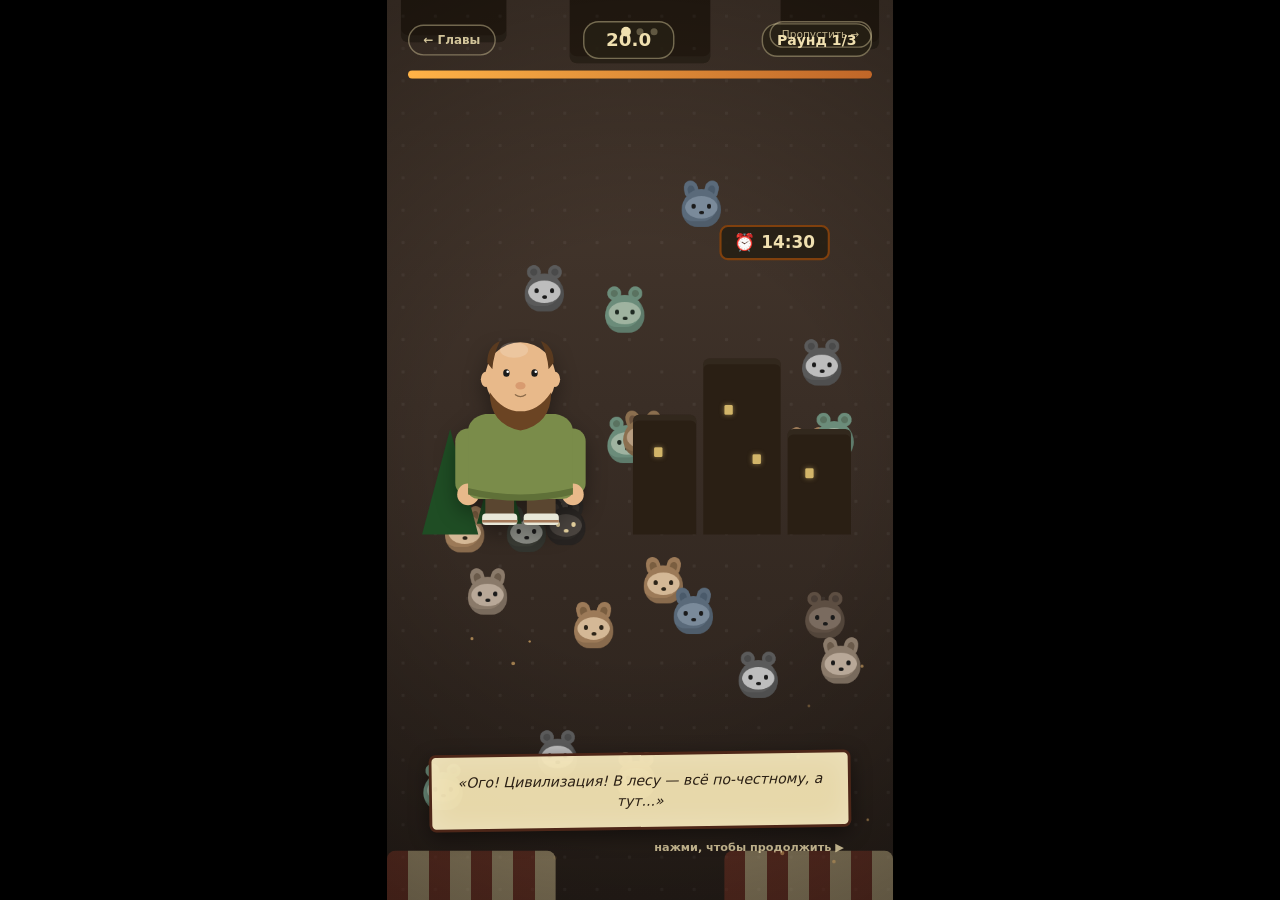
<file: game2_tolpa.html>
<!DOCTYPE html>
<html lang="ru">
<head>
<meta charset="UTF-8">
<meta name="viewport" content="width=device-width, initial-scale=1.0, maximum-scale=1.0, user-scalable=no">
<title>FindTheFox — Глава 2: Город</title>
<link rel="stylesheet" href="shared/style.css">
<style>
  /* ══════════════════════════════════════════════════════
     ФОН ГОРОДА
     ══════════════════════════════════════════════════════ */
  .bg-city {
    position: absolute;
    inset: 0;
    background: linear-gradient(180deg, #4A3B30 0%, #3A2E26 45%, #2A211B 100%);
  }
  .bg-city .roof {
    position: absolute;
    top: 0;
    background: #2A1F14;
    border-radius: 0 0 10px 10px;
    box-shadow: inset 0 -10px 0 rgba(255,255,255,0.04);
  }
  .bg-city .stall {
    position: absolute;
    bottom: 0;
    height: 70px;
    background: repeating-linear-gradient(90deg,
      #8C3B2A 0 30px, #E8D4A0 30px 60px);
    border-radius: 12px 12px 0 0;
    opacity: 0.55;
  }
  .bg-city .cobbles {
    position: absolute;
    inset: 0;
    background-image: radial-gradient(rgba(255,255,255,0.05) 2px, transparent 3px);
    background-size: 46px 46px;
  }

  /* ══════════════════════════════════════════════════════
     КАТ-СЦЕНА
     ══════════════════════════════════════════════════════ */
  #intro { position: absolute; inset: 0; z-index: 60; }
  #intro.hidden { display: none; }

  .comic-panel { display: none; position: absolute; inset: 0; }
  .comic-panel.active { display: block; animation: fadeIn 0.28s ease-out; }

  .art {
    position: absolute;
    top: 80px; right: 0; bottom: 280px; left: 0;
    display: flex; align-items: center; justify-content: center;
  }
  .caption {
    position: absolute;
    bottom: 100px; left: 60px; right: 60px;
    background: rgba(240, 224, 176, 0.96);
    color: #2a1f14;
    padding: 22px 26px;
    border: 4px solid #4D2618;
    border-radius: 10px;
    font-size: 20px;
    line-height: 1.45;
    text-align: center;
    font-style: italic;
    box-shadow: 0 8px 28px rgba(0,0,0,0.45), inset 0 0 40px rgba(255,255,255,0.25);
    transform: rotate(-0.8deg);
  }
  .caption b { font-style: normal; color: #8C2A1A; }

  #dots {
    position: absolute; top: 40px; left: 50%;
    transform: translateX(-50%);
    display: flex; gap: 10px; z-index: 30;
  }
  .dot {
    width: 10px; height: 10px; border-radius: 50%;
    background: rgba(240, 224, 176, 0.3);
    transition: background 0.3s ease, transform 0.3s ease;
  }
  .dot.active { background: var(--title); transform: scale(1.4); }
  .dot.done   { background: rgba(240, 224, 176, 0.6); }

  #skip-btn {
    position: absolute; top: 30px; right: 30px;
    background: transparent;
    border: 2px solid rgba(240, 224, 176, 0.4);
    color: rgba(240, 224, 176, 0.75);
    font-family: inherit; font-size: 15px;
    padding: 8px 16px; border-radius: 20px;
    cursor: pointer; z-index: 30;
  }
  #skip-btn:hover { background: rgba(240, 224, 176, 0.1); }

  #hint {
    position: absolute; bottom: 65px; right: 70px;
    color: rgba(240, 224, 176, 0.75);
    font-size: 16px; font-weight: 600;
    z-index: 15; pointer-events: none;
    animation: hintPulse 1.6s ease-in-out infinite;
  }
  @keyframes hintPulse {
    0%, 100% { opacity: 0.4; transform: translateX(0); }
    50%      { opacity: 1;   transform: translateX(6px); }
  }

  .danich-svg {
    display: block; width: 260px; height: 400px;
    filter: drop-shadow(0 12px 14px rgba(0,0,0,0.35));
  }
  .danich-svg.small { width: 200px; height: 310px; }
  @keyframes floatY {
    0%, 100% { transform: translateY(0); }
    50%      { transform: translateY(-12px); }
  }
  .floaty .danich-svg { animation: floatY 3.2s ease-in-out infinite; }

  .scene-row { display: flex; align-items: center; justify-content: center; gap: 24px; }
  .mini-crowd { display: flex; flex-wrap: wrap; justify-content: center; width: 400px; gap: 12px; }
  .mini-crowd .animal { position: relative; flex-shrink: 0; }

  .city-skyline { position: relative; width: 620px; height: 440px; }
  .city-skyline .b {
    position: absolute; bottom: 0; background: #2A1F14;
    border-radius: 8px 8px 0 0;
    box-shadow: inset 0 8px 0 rgba(255,255,255,0.04);
  }
  .city-skyline .w {
    position: absolute; width: 12px; height: 14px;
    background: rgba(240, 208, 120, 0.85); border-radius: 2px;
    box-shadow: 0 0 8px rgba(240, 208, 120, 0.5);
  }
  .city-skyline .tree {
    position: absolute; bottom: 0; width: 0; height: 0;
    border-left: 40px solid transparent; border-right: 40px solid transparent;
    border-bottom: 150px solid #1F4D24;
  }
  .city-skyline .walker { position: absolute; bottom: 0; left: 40px; }
  .clock {
    position: absolute; top: 0; right: 40px;
    background: rgba(38, 32, 20, 0.9); color: var(--title);
    padding: 8px 18px; border-radius: 12px;
    font-size: 24px; font-weight: 700;
    border: 3px solid var(--btn-border);
  }

  /* ══════════════════════════════════════════════════════
     ИГРА
     ══════════════════════════════════════════════════════ */
  #hud {
    position: absolute; top: 30px; left: 30px; right: 30px;
    display: flex; align-items: center; justify-content: space-between;
    gap: 12px; z-index: 30; color: var(--title);
    font-size: 20px; font-weight: 700;
  }
  #hud .pill {
    background: rgba(38, 32, 20, 0.85);
    padding: 10px 20px; border-radius: 22px;
    border: 2px solid rgba(240, 224, 176, 0.4);
    white-space: nowrap;
  }
  #back-btn {
    background: transparent;
    border: 2px solid rgba(240, 224, 176, 0.4);
    color: rgba(240, 224, 176, 0.85);
    font-family: inherit; font-size: 17px; font-weight: 700;
    padding: 10px 20px; border-radius: 22px; cursor: pointer;
  }
  #back-btn:hover { background: rgba(240, 224, 176, 0.1); }
  #timer { min-width: 130px; text-align: center; font-size: 26px; }
  #timer.low { color: #FF6B5A; animation: hintPulse 0.6s ease-in-out infinite; }

  #timebar {
    position: absolute; top: 100px; left: 30px; right: 30px;
    height: 12px; border-radius: 6px;
    background: rgba(0,0,0,0.4); z-index: 30; overflow: hidden;
  }
  #timebar i {
    display: block; height: 100%; width: 100%;
    background: linear-gradient(90deg, #FFB347, #C06628);
    transform-origin: left center;
  }

  #field {
    position: absolute;
    top: 130px; left: 0; width: 720px; height: 1100px;
    z-index: 10; overflow: hidden;
  }

  /* ── Животные ─────────────────────────────────────── */
  .animal {
    position: absolute;
    left: 0; top: 0;
    width: 68px; height: 68px;
    cursor: pointer;
    will-change: transform;
    --body: #9C7A58; --face: #D4B896; --ear: #7A5E40; --eye: #2C2418;
  }
  .animal .inner { position: absolute; inset: 0; transition: opacity 0.25s ease; }
  .animal .a-body {
    position: absolute; left: 6px; right: 6px; top: 14px; bottom: 0;
    background: var(--body);
    border-radius: 50% 50% 40% 40% / 55% 55% 45% 45%;
    box-shadow: inset -5px -8px 0 rgba(0,0,0,0.12);
  }
  .animal .a-ear {
    position: absolute; top: 2px; width: 20px; height: 22px;
    background: var(--body);
    border-radius: 50% 50% 20% 20%;
  }
  .animal .a-ear::after {
    content: ''; position: absolute; left: 5px; top: 7px;
    width: 10px; height: 12px; background: var(--ear);
    border-radius: 50% 50% 20% 20%;
  }
  .animal .a-ear.l { left: 9px;  transform: rotate(-14deg); }
  .animal .a-ear.r { right: 9px; transform: rotate(14deg); }
  .animal .a-face {
    position: absolute; left: 11px; right: 11px; top: 24px; height: 32px;
    background: var(--face); border-radius: 50%;
  }
  .animal .a-eye {
    position: absolute; top: 11px; width: 6px; height: 7px;
    background: var(--eye); border-radius: 50%;
  }
  .animal .a-eye.l { left: 9px; }
  .animal .a-eye.r { right: 9px; }
  .animal .a-nose {
    position: absolute; left: 50%; bottom: 6px; margin-left: -3px;
    width: 7px; height: 5px; background: var(--eye); border-radius: 50%;
  }

  /* Круглые уши (кошка, медведь, белка) */
  .animal.round-ears .a-ear { border-radius: 50%; height: 20px; }
  .animal.round-ears .a-ear::after { border-radius: 50%; top: 5px; height: 10px; }

  /* Хвост (белка / лиса) */
  .animal .a-tail {
    position: absolute; right: -14px; bottom: 6px;
    width: 26px; height: 40px;
    background: var(--body);
    border-radius: 60% 40% 60% 40%;
    transform: rotate(25deg);
    box-shadow: inset -4px -4px 0 rgba(0,0,0,0.12);
  }
  .animal.squirrel .a-tail { width: 30px; height: 46px; right: -18px; }
  .animal.cat .a-tail { width: 12px; height: 34px; right: -6px; border-radius: 6px; }
  .animal .a-tail.tip::after {
    content: ''; position: absolute; left: 0; top: 0;
    width: 100%; height: 40%; background: #fff;
    border-radius: 60% 40% 40% 40%;
  }

  /* Платье Лисы */
  .animal .a-dress {
    position: absolute; left: 4px; right: 4px; bottom: -2px; height: 26px;
    background: #D62E2E;
    border-radius: 8px 8px 12px 12px;
    box-shadow: inset 0 -5px 0 rgba(0,0,0,0.18);
  }
  .animal.fox { width: 76px; height: 76px; z-index: 5; }
  .animal.fox .a-ear { border-radius: 0; width: 0; height: 0; background: none;
    border-left: 10px solid transparent; border-right: 10px solid transparent;
    border-bottom: 24px solid var(--body); }
  .animal.fox .a-ear::after { display: none; }
  /* Лиса как в интро: светлая мордочка, блики в глазах, румянец */
  .animal.fox .a-eye { width: 7px; height: 7px; }
  .animal.fox .a-eye::after {
    content: ''; position: absolute; top: 1px; left: 2px;
    width: 3px; height: 3px; background: #fff; border-radius: 50%;
  }
  .animal .a-cheek {
    position: absolute; bottom: 5px; width: 9px; height: 5px;
    background: rgba(255, 120, 120, 0.45); border-radius: 50%;
  }
  .animal .a-cheek.l { left: 3px; }
  .animal .a-cheek.r { right: 3px; }

  .animal.hidden-fox { pointer-events: none; }
  .animal.hidden-fox .inner { opacity: 0; }
  .animal.appear .inner { animation: popIn 0.3s ease-out; }

  /* Раздача оплеух: обиженное животное */
  @keyframes offended {
    0%, 100% { filter: none; }
    30%      { filter: brightness(1.5) saturate(0.4); }
  }
  .animal.offended .inner { animation: offended 0.5s ease; }
  .animal.offended .a-eye { height: 2px; margin-top: 3px; }

  /* Подсвеченная Лиса при подсказке */
  .animal.glow .inner { filter: drop-shadow(0 0 10px #FFE066) drop-shadow(0 0 20px #FFB347); }

  .float-text {
    position: absolute; z-index: 40;
    color: #FF6B5A; font-size: 30px; font-weight: 900;
    text-shadow: 2px 2px 0 rgba(0,0,0,0.6);
    pointer-events: none;
    animation: floatUp 0.9s ease-out forwards;
  }
  @keyframes floatUp {
    from { opacity: 1; transform: translate(-50%, 0); }
    to   { opacity: 0; transform: translate(-50%, -70px); }
  }
  @keyframes screenShake {
    0%, 100% { transform: translate(0, 0); }
    25% { transform: translate(-6px, 3px); }
    50% { transform: translate(5px, -3px); }
    75% { transform: translate(-3px, 2px); }
  }
  #field.shake { animation: screenShake 0.25s linear; }
  #field.flash::after {
    content: ''; position: absolute; inset: 0;
    background: rgba(255, 220, 120, 0.5);
    animation: fadeOut 0.5s ease-out forwards; pointer-events: none;
  }
  @keyframes fadeOut { from { opacity: 1; } to { opacity: 0; } }

  /* ── Оверлеи ──────────────────────────────────────── */
  .overlay {
    position: absolute; inset: 0;
    display: none; align-items: center; justify-content: center;
    z-index: 80;
    background: radial-gradient(circle at 50% 50%,
      rgba(40, 28, 16, 0.75) 0%, rgba(0, 0, 0, 0.88) 75%);
  }
  .overlay.open { display: flex; }
  .overlay .box {
    text-align: center; color: var(--title);
    animation: popIn 0.3s ease-out;
    padding: 20px; max-width: 600px;
  }
  .overlay .tag {
    display: inline-block; margin-bottom: 14px;
    padding: 6px 18px; border-radius: 20px;
    background: var(--btn-normal); color: var(--btn-text);
    font-size: 18px; font-weight: 700; letter-spacing: 1px;
  }
  .overlay h2 {
    font-size: 54px; font-weight: 900; margin: 0 0 16px;
    text-shadow: 4px 4px 0 var(--title-shadow); line-height: 1.1;
  }
  .overlay p {
    font-size: 22px; color: var(--subtitle);
    margin: 0 0 24px; font-style: italic; line-height: 1.5;
  }
  .overlay .hintline {
    font-style: normal; font-weight: 700; color: #FFE066;
    background: rgba(255, 224, 102, 0.12);
    border: 2px dashed rgba(255, 224, 102, 0.5);
    border-radius: 14px; padding: 12px 18px;
  }
  .overlay .btn { margin: 6px; }
</style>
</head>
<body>
<div id="game" class="scene">
  <div class="bg-city">
    <div class="roof" style="left:20px;  width:150px; height:60px"></div>
    <div class="roof" style="left:260px; width:200px; height:90px"></div>
    <div class="roof" style="left:560px; width:140px; height:70px"></div>
    <div class="cobbles"></div>
    <div class="stall" style="left:0;   width:240px"></div>
    <div class="stall" style="left:480px; width:240px"></div>
  </div>
  <canvas id="particles" class="particles"></canvas>
  <div class="vignette"></div>

  <!-- ═══════ ИГРА ═══════ -->
  <div id="hud">
    <button id="back-btn">← Главы</button>
    <div class="pill" id="timer">20.0</div>
    <div class="pill">Раунд <span id="round-num">1</span>/3</div>
  </div>
  <div id="timebar"><i id="timebar-fill"></i></div>
  <div id="field"></div>

  <!-- ═══════ КАТ-СЦЕНА ═══════ -->
  <div id="intro">
    <div id="dots"></div>
    <button id="skip-btn">Пропустить →</button>

    <div id="panels">
      <div class="comic-panel active">
        <div class="art floaty">
          <div class="city-skyline">
            <div class="tree" style="left:0"></div>
            <div class="tree" style="left:70px; transform:scale(0.8)"></div>
            <div class="b" style="left:300px; width:90px;  height:170px"></div>
            <div class="b" style="left:400px; width:110px; height:250px"></div>
            <div class="b" style="left:520px; width:90px;  height:150px"></div>
            <div class="w" style="left:330px; bottom:110px"></div>
            <div class="w" style="left:430px; bottom:170px"></div>
            <div class="w" style="left:470px; bottom:100px"></div>
            <div class="w" style="left:545px; bottom:80px"></div>
            <div class="clock">⏰ 14:30</div>
            <div class="walker"><div data-danich="open" data-size="small"></div></div>
          </div>
        </div>
        <div class="caption">
          «Ого! Цивилизация! В лесу — всё по-честному, а тут...»
        </div>
      </div>

      <div class="comic-panel">
        <div class="art">
          <div class="scene-row">
            <div data-danich="worried" data-size="small"></div>
            <div class="mini-crowd" id="mini-crowd"></div>
          </div>
        </div>
        <div class="caption">
          <b>Данич:</b> «А где она, эта самая Лиса? В толпе? Это же как найти
          иголку в стоге сена — только сено — антропоморфное!»
        </div>
      </div>

      <div class="comic-panel">
        <div class="art">
          <div class="scene-row">
            <div data-danich="open" data-size="small"></div>
            <div class="mini-crowd" id="mini-crowd2"></div>
          </div>
        </div>
        <div class="caption">
          «Ищи её, бородач! Иначе...»<br>
          <small>Тапай по рыжей Лисе с острыми ушками. Промахнёшься — потеряешь 3 секунды.</small>
        </div>
      </div>
    </div>
    <div id="hint">нажми, чтобы продолжить ▶</div>
  </div>

  <!-- ═══════ ОВЕРЛЕИ ═══════ -->
  <div class="overlay" id="ready-overlay">
    <div class="box">
      <div class="tag" id="ready-tag">Раунд 1</div>
      <h2 id="ready-name">Начинающий</h2>
      <p id="ready-info">—</p>
      <button class="btn btn-lg" id="ready-go">Начать</button>
    </div>
  </div>

  <div class="overlay" id="lose-overlay">
    <div class="box">
      <h2>Лиса ускользнула!</h2>
      <p id="lose-text">Время вышло.</p>
      <p class="hintline hidden" id="lose-hint">💡 Посмотри на рыжего!</p>
      <button class="btn btn-lg" id="lose-retry">Ещё раз</button>
    </div>
  </div>

  <div class="overlay" id="win-overlay">
    <div class="box">
      <h2>Лиса поймана!</h2>
      <p>Данич схватил Лису за лапу. Она вырвалась, подмигнула и шепнула:<br>
        «Последнее испытание, бородач! Жду в кафе».</p>
      <button class="btn btn-lg" id="win-next">В кафе →</button>
    </div>
  </div>

  <div class="fade" id="fade"></div>
</div>

<script src="shared/settings.js"></script>
<script src="shared/particles.js"></script>
<script src="shared/progress.js"></script>
<script src="shared/danich.js"></script>
<script src="shared/sfx.js"></script>
<script src="shared/music.js"></script>
<script>
(function () {
  'use strict';

  const gameEl  = document.getElementById('game');
  const fadeEl  = document.getElementById('fade');
  const fieldEl = document.getElementById('field');

  FTSettings.fitScene(gameEl);
  FTParticles.attach(document.getElementById('particles'), {
    color: [255, 200, 120], count: 15
  }).start();
  FTDanich.renderAll();

  // ══════════════════════════════════════════════════════
  // ДАННЫЕ (зеркало config/rounds.json — fetch не работает на file://)
  // ══════════════════════════════════════════════════════
  const ROUNDS = [
    { name: 'Начинающий', animalCount: 25, roundTime: 20,
      foxVisibilityTime: 4,   speedMultiplier: 1.0, falseFoxes: [] },
    { name: 'Опытный',    animalCount: 45, roundTime: 15,
      foxVisibilityTime: 1.5, speedMultiplier: 1.5, falseFoxes: [] },
    { name: 'Мастер',     animalCount: 70, roundTime: 12,
      foxVisibilityTime: 1.0, speedMultiplier: 2.0, falseFoxes: ['cat', 'squirrel'] }
  ];
  const PENALTY = 3;          // сек
  const FOX_GAP = 1.2;        // пауза между появлениями Лисы, сек
  const HINT_AFTER = 3;       // провалов подряд до подсказки
  const BASE_SPEED = 55;      // px/сек

  // Цвета из design/FindTheFox_Chapter2_ArtSpec.md
  const KINDS = [
    { body: '#9C7A58', face: '#D4B896', ear: '#7A5E40', eye: '#2C2418' }, // ежиха
    { body: '#6B8C7A', face: '#9FB3A0', ear: '#5A7260', eye: '#1F2A22', round: 1 }, // бобриха
    { body: '#8B6F4F', face: '#B89E82', ear: '#6B523D', eye: '#2A1F14' }, // кабаниха
    { body: '#2C2825', face: '#4A443F', ear: '#3A3530', eye: '#E8D4A0' }, // сова
    { body: '#5D4E42', face: '#7A6B5F', ear: '#4A3E36', eye: '#1A1A1A', round: 1 }, // медведица
    { body: '#3A3C35', face: '#8A8C85', ear: '#2A2C26', eye: '#1A1A1A' }, // барсучиха
    { body: '#E8D4A0', face: '#F4E6C8', ear: '#C8B890', eye: '#1A1A1A' }, // зайчиха
    { body: '#5A6A7A', face: '#7A8A9A', ear: '#4A5A6A', eye: '#1A1A1A' }, // волчица
    { body: '#8A7A6A', face: '#B8A898', ear: '#6A5A4A', eye: '#1A1A1A' }, // олениха
    { body: '#2A2A2A', face: '#3A3A3A', ear: '#1A1A1A', eye: '#FFE066' }, // пантера
    { body: '#4A7A3C', face: '#6A9A4C', ear: '#3A6A2C', eye: '#1A1A1A', round: 1 }, // лягушка
    { body: '#5A5A5A', face: '#BDBDBD', ear: '#4A4A4A', eye: '#1A1A1A', round: 1 }, // енот
    { body: '#9A8A6C', face: '#B8A890', ear: '#7A6A5C', eye: '#1A1A1A', round: 1 }  // хомяк
  ];
  const FALSE_KINDS = {
    cat:      { cls: 'cat round-ears', body: '#D46A28', face: '#E8B47A', ear: '#9A4A18', eye: '#1A1A1A', tail: true },
    squirrel: { cls: 'squirrel round-ears', body: '#C06020', face: '#E0A060', ear: '#804010', eye: '#1A1A1A', tail: true }
  };
  const FOX_KIND = { cls: 'fox', body: '#C06628', face: '#E8B98A', ear: '#7A3A12', eye: '#1A1A1A' };

  // ══════════════════════════════════════════════════════
  // СПРАЙТЫ
  // ══════════════════════════════════════════════════════
  function makeAnimal(kind, extraCls) {
    const el = document.createElement('div');
    el.className = 'animal ' + (kind.cls || (kind.round ? 'round-ears' : '')) +
      (extraCls ? ' ' + extraCls : '');
    el.style.setProperty('--body', kind.body);
    el.style.setProperty('--face', kind.face);
    el.style.setProperty('--ear',  kind.ear);
    el.style.setProperty('--eye',  kind.eye);
    const isFox = kind === FOX_KIND;
    el.innerHTML =
      '<div class="inner">' +
        (kind.tail ? '<div class="a-tail"></div>' : '') +
        '<div class="a-ear l"></div><div class="a-ear r"></div>' +
        '<div class="a-body"></div>' +
        '<div class="a-face"><div class="a-eye l"></div><div class="a-eye r"></div>' +
        (isFox ? '<div class="a-cheek l"></div><div class="a-cheek r"></div>' : '') +
        '<div class="a-nose"></div></div>' +
      '</div>';
    return el;
  }

  // Мини-толпа в кат-сцене
  (function fillMini() {
    const picks = [0, 2, 3, 6, 4, 1, 8, 5, 7, 10, 12, 9];
    ['mini-crowd', 'mini-crowd2'].forEach(function (id, n) {
      const box = document.getElementById(id);
      picks.forEach(function (k, i) {
        box.appendChild(makeAnimal(KINDS[k % KINDS.length]));
        if (n === 1 && i === 5) box.appendChild(makeAnimal(FOX_KIND));
      });
    });
  })();

  // ══════════════════════════════════════════════════════
  // КАТ-СЦЕНА
  // ══════════════════════════════════════════════════════
  const introEl = document.getElementById('intro');
  const panels  = introEl.querySelectorAll('.comic-panel');
  const dotsEl  = document.getElementById('dots');
  let current = 0;

  panels.forEach(function () {
    const d = document.createElement('span');
    d.className = 'dot';
    dotsEl.appendChild(d);
  });
  const dots = dotsEl.querySelectorAll('.dot');

  function refreshDots() {
    dots.forEach(function (d, i) {
      d.classList.toggle('active', i === current);
      d.classList.toggle('done', i < current);
    });
  }
  function showPanel(i) {
    panels.forEach(function (p) { p.classList.remove('active'); });
    current = i;
    panels[i].classList.add('active');
    refreshDots();
  }
  function nextPanel() {
    if (current < panels.length - 1) showPanel(current + 1);
    else endIntro();
  }
  function endIntro() {
    if (introEl.classList.contains('hidden')) return;
    introEl.classList.add('hidden');
    startRound(0);
  }

  introEl.addEventListener('click', function (e) {
    if (e.target.id === 'skip-btn') return;
    FTSettings.vibrate(); FTSfx.play('tap');
    nextPanel();
  });
  document.getElementById('skip-btn').addEventListener('click', function (e) {
    e.stopPropagation();
    endIntro();
  });
  window.addEventListener('keydown', function (e) {
    if (introEl.classList.contains('hidden')) return;
    if (e.key === 'ArrowRight' || e.key === ' ' || e.key === 'Enter') nextPanel();
    else if (e.key === 'ArrowLeft' && current > 0) showPanel(current - 1);
    else if (e.key === 'Escape') endIntro();
  });
  refreshDots();

  // ══════════════════════════════════════════════════════
  // ИГРА
  // ══════════════════════════════════════════════════════
  const timerEl  = document.getElementById('timer');
  const barEl    = document.getElementById('timebar-fill');
  const roundEl  = document.getElementById('round-num');
  const readyOv  = document.getElementById('ready-overlay');
  const loseOv   = document.getElementById('lose-overlay');
  const winOv    = document.getElementById('win-overlay');

  const W = 720, H = 1100;
  const state = {
    round: 0, running: false, timeLeft: 0, cfg: null,
    animals: [], fox: null, foxTimer: 0, foxVisible: false,
    foxX: 0, foxY: 0, fails: 0, last: 0, raf: 0, hintShown: false
  };

  function rand(a, b) { return a + Math.random() * (b - a); }

  function clearField() {
    fieldEl.innerHTML = '';
    state.animals = [];
    state.fox = null;
  }

  function addAnimal(kind, size, extraCls) {
    const el = makeAnimal(kind, extraCls);
    const a = {
      el: el, r: size / 2,
      x: rand(size, W - size), y: rand(size, H - size),
      vx: 0, vy: 0, isFox: kind === FOX_KIND, speedK: rand(0.6, 1.4)
    };
    const ang = rand(0, Math.PI * 2);
    a.dirX = Math.cos(ang); a.dirY = Math.sin(ang);
    el.addEventListener('pointerdown', function (e) {
      e.preventDefault();
      onTap(a);
    });
    fieldEl.appendChild(el);
    state.animals.push(a);
    return a;
  }

  function setupRound(idx) {
    const cfg = ROUNDS[idx];
    state.cfg = cfg;
    state.round = idx;
    roundEl.textContent = idx + 1;
    clearField();

    const falseCount = cfg.falseFoxes.length ? Math.round(cfg.animalCount * 0.15) : 0;
    const normalCount = cfg.animalCount - 1 - falseCount;

    for (let i = 0; i < normalCount; i++) {
      addAnimal(KINDS[Math.floor(Math.random() * KINDS.length)], 68);
    }
    for (let i = 0; i < falseCount; i++) {
      const key = cfg.falseFoxes[i % cfg.falseFoxes.length];
      addAnimal(FALSE_KINDS[key], 68);
    }
    // Лиса — последней, чтобы рисовалась поверх
    state.fox = addAnimal(FOX_KIND, 76);
    hideFox();
    timerEl.textContent = cfg.roundTime.toFixed(1);
    timerEl.classList.remove('low');
    barEl.style.transform = 'scaleX(1)';
    placeAll();
  }

  function placeAll() {
    state.animals.forEach(function (a) {
      a.el.style.transform = 'translate(' + (a.x - a.r) + 'px,' + (a.y - a.r) + 'px)';
    });
  }

  // ── Лиса: появляется / исчезает ─────────────────────
  function hideFox() {
    const f = state.fox;
    f.el.classList.add('hidden-fox');
    f.el.classList.remove('appear', 'glow');
    state.foxVisible = false;
    state.foxTimer = FOX_GAP + rand(0, 0.6);
  }
  function showFox() {
    const f = state.fox;
    // Новая позиция, не слишком близко к прошлой
    let nx, ny, tries = 0;
    do {
      nx = rand(f.r + 10, W - f.r - 10);
      ny = rand(f.r + 10, H - f.r - 10);
      tries++;
    } while (tries < 12 && Math.hypot(nx - state.foxX, ny - state.foxY) < 250);
    f.x = nx; f.y = ny;
    state.foxX = nx; state.foxY = ny;
    f.el.classList.remove('hidden-fox');
    f.el.classList.add('appear');
    if (state.hintShown) f.el.classList.add('glow');
    state.foxVisible = true;
    state.foxTimer = state.cfg.foxVisibilityTime;
    FTSettings.vibrate(8);
  }

  // ── Тап ─────────────────────────────────────────────
  function onTap(a) {
    if (!state.running) return;
    if (a.isFox) {
      if (!state.foxVisible) return;
      roundWon();
      return;
    }
    // Промах: штраф
    state.timeLeft -= PENALTY;
    FTSettings.vibrate(40);
    FTSfx.play('bad');
    a.el.classList.remove('offended');
    void a.el.offsetWidth;
    a.el.classList.add('offended');
    floatText('−' + PENALTY + ' сек', a.x, a.y - 40);
    fieldEl.classList.remove('shake');
    void fieldEl.offsetWidth;
    fieldEl.classList.add('shake');
    // Обиженный отталкивается в случайную сторону
    const ang = rand(0, Math.PI * 2);
    a.dirX = Math.cos(ang); a.dirY = Math.sin(ang);
    updateTimer();
    if (state.timeLeft <= 0) roundLost();
  }

  function floatText(text, x, y) {
    const t = document.createElement('div');
    t.className = 'float-text';
    t.textContent = text;
    t.style.left = x + 'px';
    t.style.top  = y + 'px';
    fieldEl.appendChild(t);
    setTimeout(function () { t.remove(); }, 950);
  }

  // ── Цикл ────────────────────────────────────────────
  function updateTimer() {
    const t = Math.max(0, state.timeLeft);
    timerEl.textContent = t.toFixed(1);
    timerEl.classList.toggle('low', t <= 5);
    barEl.style.transform = 'scaleX(' + (t / state.cfg.roundTime) + ')';
  }

  function tick(now) {
    if (!state.running) return;
    const dt = Math.min(0.05, (now - state.last) / 1000);
    state.last = now;

    state.timeLeft -= dt;
    updateTimer();
    if (state.timeLeft <= 0) { roundLost(); return; }

    // Лиса
    state.foxTimer -= dt;
    if (state.foxTimer <= 0) {
      if (state.foxVisible) hideFox(); else showFox();
    }

    // Движение
    const sp = BASE_SPEED * state.cfg.speedMultiplier;
    const list = state.animals;
    for (let i = 0; i < list.length; i++) {
      const a = list[i];
      a.x += a.dirX * sp * a.speedK * dt;
      a.y += a.dirY * sp * a.speedK * dt;
      if (a.x < a.r)     { a.x = a.r;     a.dirX =  Math.abs(a.dirX); }
      if (a.x > W - a.r) { a.x = W - a.r; a.dirX = -Math.abs(a.dirX); }
      if (a.y < a.r)     { a.y = a.r;     a.dirY =  Math.abs(a.dirY); }
      if (a.y > H - a.r) { a.y = H - a.r; a.dirY = -Math.abs(a.dirY); }
    }
    // Столкновения (отталкивание кругов)
    for (let i = 0; i < list.length; i++) {
      const a = list[i];
      for (let j = i + 1; j < list.length; j++) {
        const b = list[j];
        const dx = b.x - a.x, dy = b.y - a.y;
        const min = (a.r + b.r) * 0.85;
        const d2 = dx * dx + dy * dy;
        if (d2 < min * min && d2 > 0.01) {
          const d = Math.sqrt(d2);
          const push = (min - d) / 2;
          const nx = dx / d, ny = dy / d;
          a.x -= nx * push; a.y -= ny * push;
          b.x += nx * push; b.y += ny * push;
          // Обмен направлениями
          const tx = a.dirX, ty = a.dirY;
          a.dirX = b.dirX; a.dirY = b.dirY;
          b.dirX = tx;     b.dirY = ty;
        }
      }
    }
    placeAll();
    state.raf = requestAnimationFrame(tick);
  }

  function startPlaying() {
    state.timeLeft = state.cfg.roundTime;
    state.running = true;
    state.foxTimer = 0.8;     // первое появление почти сразу
    state.last = performance.now();
    state.raf = requestAnimationFrame(tick);
  }

  function stopPlaying() {
    state.running = false;
    cancelAnimationFrame(state.raf);
  }

  // ── Раунды ──────────────────────────────────────────
  function startRound(idx) {
    setupRound(idx);
    state.hintShown = false;
    const cfg = ROUNDS[idx];
    document.getElementById('ready-tag').textContent = 'Раунд ' + (idx + 1) + ' из ' + ROUNDS.length;
    document.getElementById('ready-name').textContent = cfg.name;
    let info = cfg.animalCount + ' животных · ' + cfg.roundTime + ' сек';
    if (cfg.falseFoxes.length) info += '\nОсторожно: рыжие кошки и белки — не Лиса!';
    document.getElementById('ready-info').innerHTML = info.replace('\n', '<br>');
    readyOv.classList.add('open');
  }

  document.getElementById('ready-go').addEventListener('click', function () {
    FTSettings.vibrate(); FTSfx.play('tap');
    readyOv.classList.remove('open');
    startPlaying();
  });

  function roundWon() {
    stopPlaying();
    state.fails = 0;
    FTSettings.vibrate(60);
    FTSfx.play('good');
    fieldEl.classList.add('flash');
    state.fox.el.classList.add('glow');
    floatText('Нашёл!', state.fox.x, state.fox.y - 50);
    setTimeout(function () {
      fieldEl.classList.remove('flash');
      if (state.round + 1 < ROUNDS.length) startRound(state.round + 1);
      else finishChapter();
    }, 900);
  }

  function roundLost() {
    stopPlaying();
    state.fails++;
    timerEl.textContent = '0.0';
    barEl.style.transform = 'scaleX(0)';
    FTSettings.vibrate(80);
    FTSfx.play('lose');
    const hint = document.getElementById('lose-hint');
    if (state.fails >= HINT_AFTER) {
      hint.classList.remove('hidden');
      state.hintShown = true;
    } else {
      hint.classList.add('hidden');
    }
    document.getElementById('lose-text').textContent =
      'Время вышло. Неудач подряд: ' + state.fails + '.';
    loseOv.classList.add('open');
  }

  document.getElementById('lose-retry').addEventListener('click', function () {
    FTSettings.vibrate(); FTSfx.play('tap');
    loseOv.classList.remove('open');
    const keepHint = state.hintShown;
    setupRound(state.round);          // перезапуск раунда
    state.hintShown = keepHint;
    startPlaying();
  });

  // ── Финал главы ─────────────────────────────────────
  function finishChapter() {
    FTProgress.markDone(1);
    winOv.classList.add('open');
    FTSettings.vibrate(80);
    FTSfx.play('win');
  }

  function goTo(url) {
    fadeEl.classList.add('on');
    setTimeout(function () { window.location.href = url; }, 450);
  }

  document.getElementById('win-next').addEventListener('click', function () {
    FTSettings.vibrate(); FTSfx.play('tap');
    goTo('chapters.html');
  });
  document.getElementById('back-btn').addEventListener('click', function () {
    stopPlaying();
    goTo('chapters.html');
  });

  // Пауза, если вкладка скрыта
  document.addEventListener('visibilitychange', function () {
    if (document.hidden && state.running) {
      stopPlaying();
      state.last = 0;
      state.resumeOnShow = true;
    } else if (!document.hidden && state.resumeOnShow) {
      state.resumeOnShow = false;
      state.running = true;
      state.last = performance.now();
      state.raf = requestAnimationFrame(tick);
    }
  });

  // Фон поля пока идёт кат-сцена: подготовим раунд 1 заранее
  setupRound(0);
  FTMusic.play('city');

  fadeEl.classList.add('on');
  setTimeout(function () { fadeEl.classList.remove('on'); }, 80);

  document.addEventListener('gesturestart', function (e) { e.preventDefault(); });
  document.addEventListener('dblclick',     function (e) { e.preventDefault(); });
})();
</script>
</body>
</html>
</file>
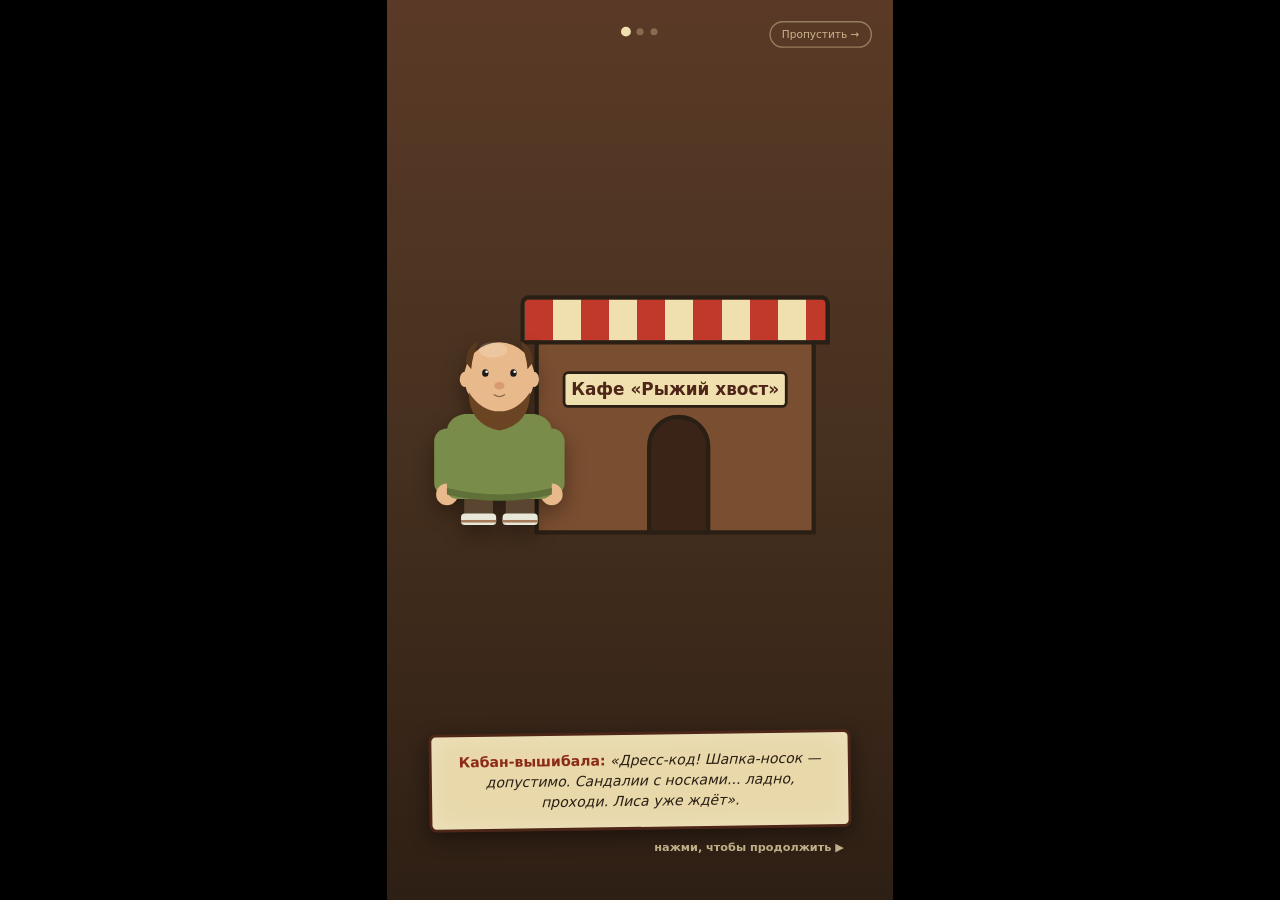
<file: game3_date.html>
<!DOCTYPE html>
<html lang="ru">
<head>
<meta charset="UTF-8">
<meta name="viewport" content="width=device-width, initial-scale=1.0, maximum-scale=1.0, user-scalable=no">
<title>FindTheFox — Глава 3: Кафе</title>
<link rel="stylesheet" href="shared/style.css">
<style>
  /* ══════════════════════════════════════════════════════
     ФОН КАФЕ
     ══════════════════════════════════════════════════════ */
  .bg-cafe {
    position: absolute;
    inset: 0;
    background: linear-gradient(180deg, #5A3A26 0%, #46301F 50%, #2E1F14 100%);
  }
  .bg-cafe .wall {
    position: absolute; inset: 0;
    background-image: repeating-linear-gradient(90deg,
      rgba(255,255,255,0.03) 0 2px, transparent 2px 60px);
  }
  .bg-cafe .window {
    position: absolute; top: 190px; width: 150px; height: 190px;
    background: linear-gradient(180deg, #FFB347 0%, #C06628 100%);
    border: 8px solid #2A1F14; border-radius: 80px 80px 8px 8px;
    box-shadow: inset 0 0 40px rgba(255,220,120,0.5), 0 0 40px rgba(255,179,71,0.25);
    opacity: 0.8;
  }
  .bg-cafe .window::after {
    content: ''; position: absolute; left: 50%; top: 0; bottom: 0;
    width: 6px; margin-left: -3px; background: #2A1F14;
  }
  .bg-cafe .lamp {
    position: absolute; top: 0; width: 4px; height: 90px; background: #2A1F14;
  }
  .bg-cafe .lamp::after {
    content: ''; position: absolute; left: -26px; bottom: -22px;
    width: 56px; height: 34px; background: #F0D080;
    border-radius: 50% 50% 6px 6px;
    box-shadow: 0 0 40px 14px rgba(255, 210, 110, 0.35);
  }
  .bg-cafe .floor {
    position: absolute; left: 0; right: 0; bottom: 0; height: 40%;
    background: repeating-linear-gradient(90deg,
      rgba(0,0,0,0.12) 0 80px, rgba(0,0,0,0) 80px 160px);
  }

  /* ══════════════════════════════════════════════════════
     КОМИКС-СЦЕНЫ (вступление и финал)
     ══════════════════════════════════════════════════════ */
  .story {
    position: absolute; inset: 0; z-index: 60;
    background: linear-gradient(180deg, #5A3A26 0%, #46301F 50%, #2E1F14 100%);
  }
  .story.hidden { display: none; }

  .comic-panel { display: none; position: absolute; inset: 0; }
  .comic-panel.active { display: block; animation: fadeIn 0.28s ease-out; }

  .art {
    position: absolute;
    top: 80px; right: 0; bottom: 280px; left: 0;
    display: flex; align-items: center; justify-content: center;
  }
  .caption {
    position: absolute;
    bottom: 100px; left: 60px; right: 60px;
    background: rgba(240, 224, 176, 0.96);
    color: #2a1f14;
    padding: 22px 26px;
    border: 4px solid #4D2618;
    border-radius: 10px;
    font-size: 20px;
    line-height: 1.45;
    text-align: center;
    font-style: italic;
    box-shadow: 0 8px 28px rgba(0,0,0,0.45), inset 0 0 40px rgba(255,255,255,0.25);
    transform: rotate(-0.8deg);
  }
  .caption b { font-style: normal; color: #8C2A1A; }

  .dots {
    position: absolute; top: 40px; left: 50%;
    transform: translateX(-50%);
    display: flex; gap: 10px; z-index: 30;
  }
  .dot {
    width: 10px; height: 10px; border-radius: 50%;
    background: rgba(240, 224, 176, 0.3);
    transition: background 0.3s ease, transform 0.3s ease;
  }
  .dot.active { background: var(--title); transform: scale(1.4); }
  .dot.done   { background: rgba(240, 224, 176, 0.6); }

  .skip-btn {
    position: absolute; top: 30px; right: 30px;
    background: transparent;
    border: 2px solid rgba(240, 224, 176, 0.4);
    color: rgba(240, 224, 176, 0.75);
    font-family: inherit; font-size: 15px;
    padding: 8px 16px; border-radius: 20px;
    cursor: pointer; z-index: 30;
  }
  .skip-btn:hover { background: rgba(240, 224, 176, 0.1); }

  .hint {
    position: absolute; bottom: 65px; right: 70px;
    color: rgba(240, 224, 176, 0.75);
    font-size: 16px; font-weight: 600;
    z-index: 15; pointer-events: none;
    animation: hintPulse 1.6s ease-in-out infinite;
  }
  @keyframes hintPulse {
    0%, 100% { opacity: 0.4; transform: translateX(0); }
    50%      { opacity: 1;   transform: translateX(6px); }
  }

  .char-svg {
    display: block; width: 200px; height: 310px;
    filter: drop-shadow(0 12px 14px rgba(0,0,0,0.35));
  }
  .char-svg.fox-svg { width: 260px; height: 260px; }
  .char-svg.big { width: 260px; height: 400px; }
  @keyframes floatY {
    0%, 100% { transform: translateY(0); }
    50%      { transform: translateY(-12px); }
  }
  .floaty .char-svg { animation: floatY 3.2s ease-in-out infinite; }
  .scene-row { display: flex; align-items: flex-end; justify-content: center; gap: 24px; }

  /* Кафе снаружи */
  .cafe-front { position: relative; width: 600px; height: 440px; }
  .cafe-front .house {
    position: absolute; left: 150px; bottom: 0; width: 400px; height: 330px;
    background: #7A4E30; border: 6px solid #2A1F14; border-radius: 10px 10px 0 0;
  }
  .cafe-front .awning {
    position: absolute; left: 130px; bottom: 270px; width: 440px; height: 70px;
    background: repeating-linear-gradient(90deg, #C0392B 0 40px, #F0E0B0 40px 80px);
    border: 6px solid #2A1F14; border-radius: 12px 12px 0 0;
  }
  .cafe-front .door {
    position: absolute; left: 310px; bottom: 0; width: 90px; height: 170px;
    background: #3A2418; border: 6px solid #2A1F14; border-radius: 45px 45px 0 0;
  }
  .cafe-front .sign {
    position: absolute; left: 190px; bottom: 180px; width: 320px;
    padding: 8px 0; text-align: center; background: #F0E0B0;
    color: #4D2618; font-weight: 900; font-size: 24px;
    border: 4px solid #2A1F14; border-radius: 8px;
  }
  .cafe-front .walker { position: absolute; left: 0; bottom: 0; }

  /* Закат (финал) */
  .sunset {
    position: relative; width: 620px; height: 460px; border-radius: 16px; overflow: hidden;
    background: linear-gradient(180deg, #FF8C5A 0%, #FFB347 55%, #7A4E30 55%, #3A2418 100%);
    border: 6px solid #2A1F14;
  }
  .sunset .sun {
    position: absolute; left: 50%; top: 150px; width: 160px; height: 160px; margin-left: -80px;
    background: #FFE066; border-radius: 50%; box-shadow: 0 0 60px 20px rgba(255,224,102,0.6);
  }
  .sunset .road {
    position: absolute; left: 0; right: 0; bottom: 0; height: 45%;
    background: linear-gradient(180deg, #5A3A26, #2A1F14);
  }
  .sunset .pair { position: absolute; left: 0; right: 0; bottom: 16px; display: flex; justify-content: center; gap: 0; }
  .sunset .pair .char-svg { width: 130px; height: 200px; }
  .sunset .pair .char-svg.fox-svg { width: 150px; height: 150px; }

  /* ══════════════════════════════════════════════════════
     ИГРА
     ══════════════════════════════════════════════════════ */
  #hud {
    position: absolute; top: 30px; left: 30px; right: 30px;
    display: flex; align-items: center; justify-content: space-between;
    gap: 12px; z-index: 30; color: var(--title);
    font-size: 20px; font-weight: 700;
  }
  #hud .pill {
    background: rgba(38, 32, 20, 0.85);
    padding: 10px 20px; border-radius: 22px;
    border: 2px solid rgba(240, 224, 176, 0.4);
    white-space: nowrap;
  }
  #back-btn {
    background: transparent;
    border: 2px solid rgba(240, 224, 176, 0.4);
    color: rgba(240, 224, 176, 0.85);
    font-family: inherit; font-size: 17px; font-weight: 700;
    padding: 10px 20px; border-radius: 22px; cursor: pointer;
  }
  #back-btn:hover { background: rgba(240, 224, 176, 0.1); }

  #sym {
    position: absolute; top: 96px; left: 30px; right: 30px;
    z-index: 30; display: flex; align-items: center; gap: 14px;
  }
  #sym .heart { font-size: 40px; line-height: 1; }
  #sym .track {
    position: relative; flex: 1; height: 30px; border-radius: 15px;
    background: rgba(0,0,0,0.45); border: 3px solid rgba(240, 224, 176, 0.4);
    overflow: hidden;
  }
  #sym .fill {
    position: absolute; left: 0; top: 0; bottom: 0; width: 30%;
    background: linear-gradient(90deg, #FF8FB5, #FF4081);
    transition: width 0.6s ease;
  }
  #sym .val {
    min-width: 64px; text-align: right;
    font-size: 26px; font-weight: 900; color: var(--title);
  }
  #sym.bump .heart { animation: popIn 0.35s ease-out; }

  #stage {
    position: absolute; top: 160px; left: 0; width: 720px; height: 520px;
    z-index: 10;
  }
  #stage .char { position: absolute; top: 30px; }
  #stage #danich-slot { left: 60px; }
  #stage #fox-slot    { right: 60px; }
  #stage .char .char-svg { width: 240px; height: 372px; transition: transform 0.25s ease; }
  #stage .char .char-svg.fox-svg { width: 300px; height: 300px; margin-top: 20px; }
  #stage .char.react .char-svg { animation: popIn 0.3s ease-out; }
  #stage .table {
    position: absolute; left: 90px; right: 90px; top: 330px; height: 190px;
    z-index: 3;
  }
  #stage .table .top {
    position: absolute; left: 0; right: 0; top: 0; height: 38px;
    background: #A0643A; border: 5px solid #2A1F14; border-radius: 12px;
    box-shadow: 0 8px 0 rgba(0,0,0,0.3);
  }
  #stage .table .leg {
    position: absolute; top: 38px; width: 26px; height: 150px; background: #6E4326;
    border: 4px solid #2A1F14; border-top: none;
  }
  #stage .table .leg.l { left: 30px; }
  #stage .table .leg.r { right: 30px; }
  #stage .table .cloth {
    position: absolute; left: 20px; right: 20px; top: 38px; height: 70px;
    background: repeating-linear-gradient(90deg, #C0392B 0 30px, #F0E0B0 30px 60px);
    clip-path: polygon(0 0, 100% 0, 96% 100%, 4% 100%);
    opacity: 0.9;
  }
  #plate {
    position: absolute; left: 50%; top: -48px; margin-left: -50px;
    width: 100px; height: 70px; z-index: 4;
    display: flex; align-items: center; justify-content: center;
    font-size: 54px; line-height: 1;
    filter: drop-shadow(0 6px 4px rgba(0,0,0,0.4));
  }
  #plate.serve { animation: popIn 0.35s ease-out; }

  #bubble {
    position: absolute; top: 690px; left: 40px; right: 40px; min-height: 96px;
    z-index: 20;
    display: flex; align-items: center; justify-content: center;
    padding: 14px 24px;
    background: rgba(240, 224, 176, 0.96); color: #2a1f14;
    border: 4px solid #4D2618; border-radius: 22px;
    font-size: 24px; line-height: 1.35; text-align: center; font-style: italic;
    box-shadow: 0 8px 28px rgba(0,0,0,0.4);
  }
  #bubble b { font-style: normal; color: #8C2A1A; }
  #bubble.pop { animation: popIn 0.25s ease-out; }

  .float-text {
    position: absolute; z-index: 40;
    font-size: 54px; font-weight: 900;
    text-shadow: 3px 3px 0 rgba(0,0,0,0.6);
    pointer-events: none;
    animation: floatUp 1.1s ease-out forwards;
  }
  .float-text.up   { color: #FF8FB5; }
  .float-text.down { color: #FF6B5A; }
  @keyframes floatUp {
    from { opacity: 1; transform: translate(-50%, 0); }
    to   { opacity: 0; transform: translate(-50%, -90px); }
  }

  #choices {
    position: absolute; top: 810px; left: 40px; right: 40px;
    z-index: 20; display: flex; flex-direction: column; gap: 14px;
  }
  #choices .kind {
    text-align: center; font-size: 20px; font-weight: 700; letter-spacing: 1px;
    text-transform: uppercase; color: var(--subtitle); margin-bottom: 2px;
  }
  .opt {
    display: flex; align-items: center; gap: 20px;
    height: 112px; padding: 0 26px;
    font-family: inherit; font-size: 28px; font-weight: 700; text-align: left;
    color: var(--btn-text); background: var(--btn-normal);
    border: 4px solid var(--btn-border); border-radius: 20px;
    box-shadow: 0 5px 0 rgba(0,0,0,0.3);
    cursor: pointer;
    transition: background 0.15s ease, transform 0.1s ease, opacity 0.2s ease;
    animation: fadeInUp 0.35s ease-out both;
  }
  .opt:nth-child(3) { animation-delay: 0.07s; }
  .opt:nth-child(4) { animation-delay: 0.14s; }
  .opt .ico { font-size: 56px; line-height: 1; width: 70px; text-align: center; }
  .opt:hover  { background: var(--btn-hover); }
  .opt:active { background: var(--btn-pressed); transform: translateY(3px); box-shadow: 0 2px 0 rgba(0,0,0,0.3); }
  #choices.locked .opt { pointer-events: none; opacity: 0.45; }
  #choices.locked .opt.picked { opacity: 1; background: var(--btn-pressed); }

  /* ── Оверлеи ──────────────────────────────────────── */
  .overlay {
    position: absolute; inset: 0;
    display: none; align-items: center; justify-content: center;
    z-index: 80;
    background: radial-gradient(circle at 50% 50%,
      rgba(40, 28, 16, 0.75) 0%, rgba(0, 0, 0, 0.88) 75%);
  }
  .overlay.open { display: flex; }
  .overlay .box {
    text-align: center; color: var(--title);
    animation: popIn 0.3s ease-out;
    padding: 20px; max-width: 600px;
  }
  .overlay .tag {
    display: inline-block; margin-bottom: 14px;
    padding: 6px 18px; border-radius: 20px;
    background: var(--btn-normal); color: var(--btn-text);
    font-size: 18px; font-weight: 700; letter-spacing: 1px;
  }
  .overlay h2 {
    font-size: 54px; font-weight: 900; margin: 0 0 16px;
    text-shadow: 4px 4px 0 var(--title-shadow); line-height: 1.1;
  }
  .overlay p {
    font-size: 22px; color: var(--subtitle);
    margin: 0 0 24px; font-style: italic; line-height: 1.5;
  }
  .overlay .btn { margin: 6px; }
  .overlay .big-heart { font-size: 96px; line-height: 1; margin-bottom: 8px; }
</style>
</head>
<body>
<div id="game" class="scene">
  <div class="bg-cafe">
    <div class="wall"></div>
    <div class="window" style="left:50px"></div>
    <div class="window" style="right:50px"></div>
    <div class="lamp" style="left:200px"></div>
    <div class="lamp" style="left:520px"></div>
    <div class="floor"></div>
  </div>
  <canvas id="particles" class="particles"></canvas>
  <div class="vignette"></div>

  <!-- ═══════ ИГРА ═══════ -->
  <div id="hud">
    <button id="back-btn">← Главы</button>
    <div class="pill">Ход <span id="turn-num">1</span>/10</div>
  </div>
  <div id="sym">
    <div class="heart">💗</div>
    <div class="track"><div class="fill" id="sym-fill"></div></div>
    <div class="val" id="sym-val">30</div>
  </div>

  <div id="stage">
    <div class="char" id="danich-slot"></div>
    <div class="char" id="fox-slot"></div>
    <div class="table">
      <div id="plate"></div>
      <div class="top"></div>
      <div class="cloth"></div>
      <div class="leg l"></div><div class="leg r"></div>
    </div>
  </div>

  <div id="bubble"></div>
  <div id="choices"></div>

  <!-- ═══════ ВСТУПЛЕНИЕ ═══════ -->
  <div class="story" id="intro">
    <div class="dots"></div>
    <button class="skip-btn">Пропустить →</button>
    <div class="panels">
      <div class="comic-panel active">
        <div class="art floaty">
          <div class="cafe-front">
            <div class="house"></div>
            <div class="awning"></div>
            <div class="sign">Кафе «Рыжий хвост»</div>
            <div class="door"></div>
            <div class="walker" data-char="danich" data-face="open"></div>
          </div>
        </div>
        <div class="caption">
          <b>Кабан-вышибала:</b> «Дресс-код! Шапка-носок — допустимо. Сандалии с носками...
          ладно, проходи. Лиса уже ждёт».
        </div>
      </div>

      <div class="comic-panel">
        <div class="art">
          <div class="scene-row">
            <div data-char="danich" data-face="worried"></div>
            <div data-char="fox" data-face="neutral"></div>
          </div>
        </div>
        <div class="caption">
          <b>Лиса:</b> «Присаживайся, бородач. Последнее испытание: за ужин ты должен
          меня... ну, скажем, очаровать. Если сможешь».
        </div>
      </div>

      <div class="comic-panel">
        <div class="art">
          <div class="scene-row">
            <div data-char="danich" data-face="open"></div>
            <div data-char="fox" data-face="happy"></div>
          </div>
        </div>
        <div class="caption">
          Выбирай блюда и темы для разговора — по очереди. У тебя <b>10 ходов</b>,
          чтобы довести симпатию Лисы до <b>100</b>.<br>
          <small>Что Лиса любит — она не скажет. Следи за её реакциями.</small>
        </div>
      </div>
    </div>
    <div class="hint">нажми, чтобы продолжить ▶</div>
  </div>

  <!-- ═══════ ФИНАЛ ═══════ -->
  <div class="story hidden" id="finale">
    <div class="dots"></div>
    <div class="panels">
      <div class="comic-panel active">
        <div class="art">
          <div class="scene-row">
            <div data-char="danich" data-face="happy"></div>
            <div data-char="fox" data-face="love"></div>
          </div>
        </div>
        <div class="caption">
          <b>Лиса:</b> «Ладно... Ты не такой уж безнадёжный, бородач».<br>
          Она кладёт лапу на руку Даничу.
        </div>
      </div>

      <div class="comic-panel">
        <div class="art floaty">
          <div class="sunset">
            <div class="sun"></div>
            <div class="road"></div>
            <div class="pair">
              <div data-char="danich" data-face="happy"></div>
              <div data-char="fox" data-face="love"></div>
            </div>
          </div>
        </div>
        <div class="caption">
          И они ушли вместе в закат по лесной дороге. Даже сандалии с носками
          ничего не испортили.
        </div>
      </div>
    </div>
    <div class="hint">нажми, чтобы продолжить ▶</div>
  </div>

  <!-- ═══════ ОВЕРЛЕИ ═══════ -->
  <div class="overlay" id="lose-overlay">
    <div class="box">
      <h2>Лиса зевает</h2>
      <p id="lose-text">Ужин закончился, а симпатии не хватило.</p>
      <button class="btn btn-lg" id="lose-retry">Свидание заново</button>
    </div>
  </div>

  <div class="overlay" id="end-overlay">
    <div class="box">
      <div class="big-heart">💖</div>
      <h2>Конец</h2>
      <p>Данич нашёл Лису. А Лиса — Данича.<br>Спасибо за игру!</p>
      <button class="btn btn-lg" id="end-next">К главам</button>
    </div>
  </div>

  <div class="fade" id="fade"></div>
</div>

<script src="shared/settings.js"></script>
<script src="shared/particles.js"></script>
<script src="shared/progress.js"></script>
<script src="shared/danich.js"></script>
<script src="shared/sfx.js"></script>
<script src="shared/music.js"></script>
<script>
(function () {
  'use strict';

  const gameEl = document.getElementById('game');
  const fadeEl = document.getElementById('fade');

  FTSettings.fitScene(gameEl);
  FTParticles.attach(document.getElementById('particles'), {
    color: [255, 170, 190], count: 14
  }).start();

  // ══════════════════════════════════════════════════════
  // ДАННЫЕ
  // ══════════════════════════════════════════════════════
  const TURNS      = 10;
  const START_SYM  = 30;
  const GOAL_SYM   = 100;
  const REACT_MS   = 1900;   // пауза на реакцию Лисы
  const MIN_GOOD   = 5;      // «хороший» вариант в каждом тройном выборе

  // Лиса любит ТОЛЬКО курицу: куриные блюда — плюс, всё остальное — минус.
  // Игрок этого не знает и должен догадаться по реакциям и подсказкам в темах.
  const DISHES = [
    { ico: '🍗', name: 'Жареная курица',      d: 20,  line: 'Вот это ужин! Ты меня понимаешь.' },
    { ico: '🍖', name: 'Курочка-гриль',       d: 20,  line: 'Дымок, корочка... Мечта!' },
    { ico: '🍗', name: 'Куриные крылышки',    d: 18,  line: 'Крылышки! Теперь мы поладим.' },
    { ico: '🥘', name: 'Куриный шашлык',      d: 18,  line: 'О-о-о, да. Ещё порцию.' },
    { ico: '🍲', name: 'Куриный суп',         d: 15,  line: 'Как у бабушки. Почти разрыдалась.' },
    { ico: '🥡', name: 'Куриные наггетсы',    d: 15,  line: 'Не изысканно, но курица — это курица.' },
    { ico: '🍓', name: 'Лесные ягоды',        d: -15, line: 'Ягоды? А где курица?' },
    { ico: '🐟', name: 'Рыба',                d: -15, line: 'Рыба. Серьёзно? Курицы не нашлось?' },
    { ico: '🐸', name: 'Суп из лягушек',      d: -20, line: 'Бе-е. Я такое не ем.' },
    { ico: '🍯', name: 'Мёд',                 d: -15, line: 'Это не ужин, это десерт. И без курицы.' },
    { ico: '🧀', name: 'Сыр',                 d: -15, line: 'Сыр — для мышей. Мне нужна курица.' },
    { ico: '🍄', name: 'Грибной суп',         d: -15, line: 'Грибы... А курицы там нет?' }
  ];
  const TOPICS = [
    { ico: '🍽️', name: '«Что любишь поесть?»', d: 8,  line: 'Курица. Всегда курица. Запомни, бородач.' },
    { ico: '🥩', name: '«Любишь мясо?»',      d: 6,   line: 'Ту, что с крыльями. Но тихо, это секрет.' },
    { ico: '⭐', name: 'Звёзды',               d: 5,   line: 'Романтик. Не ожидала от бородача.' },
    { ico: '🏃', name: '«А ты куда убегала?»', d: 5,  line: 'А ты зачем догонял?' },
    { ico: '👗', name: 'Носки с сандалиями',  d: -8,  line: 'Давай не будем о моде.' },
    { ico: '☁️', name: 'Погода',               d: -10, line: 'Скучно. Дальше.' },
    { ico: '📖', name: 'Сказки про хитрую лису', d: -12, line: 'Это стереотипы!' },
    { ico: '🥦', name: 'Веганство',            d: -15, line: 'Веган?! Я сейчас уйду.' }
  ];

  // ══════════════════════════════════════════════════════
  // ПЕРСОНАЖИ (Данич — из shared/danich.js, Лиса — здесь)
  // ══════════════════════════════════════════════════════
  // Лиса — как в интро/меню (shared/style.css .fox), viewBox 300×300
  const FOX_BODY =
    '<ellipse cx="150" cy="180" rx="100" ry="110" fill="#C06628"/>' +
    '<path d="M 70 230 Q 100 285 150 290 Q 215 285 245 215 Q 235 262 150 262 Q 95 262 70 230 Z" fill="rgba(0,0,0,0.1)"/>' +
    '<g transform="rotate(-12 96 81)"><path d="M 96 54 L 126 109 L 66 109 Z" fill="#C06628"/>' +
      '<path d="M 96 76 L 110 102 L 82 102 Z" fill="#7A3A12"/></g>' +
    '<g transform="rotate(12 204 81)"><path d="M 204 54 L 234 109 L 174 109 Z" fill="#C06628"/>' +
      '<path d="M 204 76 L 218 102 L 190 102 Z" fill="#7A3A12"/></g>' +
    '<ellipse cx="150" cy="165" rx="65" ry="55" fill="#E8B98A"/>' +
    '<path d="M 90 185 Q 150 225 210 185 Q 205 215 150 220 Q 95 215 90 185 Z" fill="rgba(0,0,0,0.06)"/>' +
    '<ellipse cx="111" cy="191" rx="10" ry="5" fill="rgba(255,120,120,0.45)"/>' +
    '<ellipse cx="189" cy="191" rx="10" ry="5" fill="rgba(255,120,120,0.45)"/>' +
    '<path d="M 142 180 Q 150 177 158 180 Q 158 191 150 191 Q 142 191 142 180 Z" fill="#1A1A1A"/>';

  const FOX_FACES = {
    neutral:
      '<circle cx="128" cy="166" r="7" fill="#1A1A1A"/><circle cx="172" cy="166" r="7" fill="#1A1A1A"/>' +
      '<circle cx="130" cy="164" r="2.5" fill="#fff"/><circle cx="174" cy="164" r="2.5" fill="#fff"/>',
    happy:
      '<path d="M 120 170 Q 128 158 136 170" stroke="#1A1A1A" stroke-width="4" fill="none" stroke-linecap="round"/>' +
      '<path d="M 164 170 Q 172 158 180 170" stroke="#1A1A1A" stroke-width="4" fill="none" stroke-linecap="round"/>' +
      '<path d="M 138 198 Q 150 210 162 198" stroke="#7A3A12" stroke-width="3.5" fill="none" stroke-linecap="round"/>',
    love:
      '<path d="M 128 176 C 114 166, 117 154, 124 154 C 127 154, 128 157, 128 158 C 128 157, 129 154, 132 154 C 139 154, 142 166, 128 176 Z" fill="#FF4081"/>' +
      '<path d="M 172 176 C 158 166, 161 154, 168 154 C 171 154, 172 157, 172 158 C 172 157, 173 154, 176 154 C 183 154, 186 166, 172 176 Z" fill="#FF4081"/>' +
      '<path d="M 136 197 Q 150 215 164 197 Q 150 203 136 197 Z" fill="#7A3A12"/>',
    annoyed:
      '<path d="M 114 150 L 138 158" stroke="#4A2008" stroke-width="4" stroke-linecap="round"/>' +
      '<path d="M 186 150 L 162 158" stroke="#4A2008" stroke-width="4" stroke-linecap="round"/>' +
      '<circle cx="128" cy="168" r="7" fill="#1A1A1A"/><circle cx="172" cy="168" r="7" fill="#1A1A1A"/>' +
      '<path d="M 138 204 Q 150 195 162 204" stroke="#7A3A12" stroke-width="3.5" fill="none" stroke-linecap="round"/>'
  };

  function foxSVG(face) {
    return '<svg class="char-svg fox-svg" viewBox="0 0 300 300" xmlns="http://www.w3.org/2000/svg">' +
      FOX_BODY + (FOX_FACES[face] || FOX_FACES.neutral) + '</svg>';
  }
  function danichSVG(face) {
    return FTDanich.svg(face, false).replace('class="danich-svg"', 'class="char-svg"');
  }
  function charSVG(who, face) { return who === 'fox' ? foxSVG(face) : danichSVG(face); }

  // Подставить персонажей во все [data-char] (вступление / финал)
  document.querySelectorAll('[data-char]').forEach(function (el) {
    el.innerHTML = charSVG(el.dataset.char, el.dataset.face);
  });

  // ══════════════════════════════════════════════════════
  // КОМИКС-ПЕРЕЛИСТЫВАТЕЛЬ (вступление и финал)
  // ══════════════════════════════════════════════════════
  function makePager(root, onEnd) {
    const panels = root.querySelectorAll('.comic-panel');
    const dotsEl = root.querySelector('.dots');
    let current = 0, ended = false;

    panels.forEach(function () {
      const d = document.createElement('span');
      d.className = 'dot';
      dotsEl.appendChild(d);
    });
    const dots = dotsEl.querySelectorAll('.dot');

    function refresh() {
      dots.forEach(function (d, i) {
        d.classList.toggle('active', i === current);
        d.classList.toggle('done', i < current);
      });
    }
    function show(i) {
      panels.forEach(function (p) { p.classList.remove('active'); });
      current = i;
      panels[i].classList.add('active');
      refresh();
    }
    function next() {
      if (current < panels.length - 1) show(current + 1);
      else end();
    }
    function end() {
      if (ended) return;
      ended = true;
      root.classList.add('hidden');
      onEnd();
    }

    root.addEventListener('click', function (e) {
      if (e.target.classList.contains('skip-btn')) return;
      FTSettings.vibrate();
      FTSfx.play('page');
      next();
    });
    const skip = root.querySelector('.skip-btn');
    if (skip) skip.addEventListener('click', function (e) { e.stopPropagation(); end(); });

    window.addEventListener('keydown', function (e) {
      if (root.classList.contains('hidden')) return;
      if (e.key === 'ArrowRight' || e.key === ' ' || e.key === 'Enter') next();
      else if (e.key === 'ArrowLeft' && current > 0) show(current - 1);
      else if (e.key === 'Escape' && skip) end();
    });
    refresh();
  }

  // ══════════════════════════════════════════════════════
  // ИГРА
  // ══════════════════════════════════════════════════════
  const turnEl   = document.getElementById('turn-num');
  const symEl    = document.getElementById('sym');
  const symFill  = document.getElementById('sym-fill');
  const symVal   = document.getElementById('sym-val');
  const danichEl = document.getElementById('danich-slot');
  const foxEl    = document.getElementById('fox-slot');
  const plateEl  = document.getElementById('plate');
  const bubbleEl = document.getElementById('bubble');
  const choicesEl= document.getElementById('choices');
  const stageEl  = document.getElementById('stage');
  const loseOv   = document.getElementById('lose-overlay');
  const endOv    = document.getElementById('end-overlay');

  const state = { turn: 0, sym: START_SYM, busy: false, left: null, timer: 0 };

  function shuffle(a) {
    for (let i = a.length - 1; i > 0; i--) {
      const j = Math.floor(Math.random() * (i + 1));
      const t = a[i]; a[i] = a[j]; a[j] = t;
    }
    return a;
  }

  // 3 варианта из ещё не использованных: минимум один «хороший»
  function pickThree(pool) {
    const good = pool.filter(function (o) { return o.d >= MIN_GOOD; });
    const first = good.length
      ? good[Math.floor(Math.random() * good.length)]
      : pool.slice().sort(function (a, b) { return b.d - a.d; })[0];
    const rest = shuffle(pool.filter(function (o) { return o !== first; })).slice(0, 2);
    return shuffle([first].concat(rest));
  }

  function setFace(slot, who, face, react) {
    slot.innerHTML = charSVG(who, face);
    if (react) {
      slot.classList.remove('react');
      void slot.offsetWidth;
      slot.classList.add('react');
    }
  }

  function setBubble(html) {
    bubbleEl.innerHTML = html;
    bubbleEl.classList.remove('pop');
    void bubbleEl.offsetWidth;
    bubbleEl.classList.add('pop');
  }

  function setSym(v) {
    state.sym = Math.max(0, Math.min(GOAL_SYM, v));
    symFill.style.width = state.sym + '%';
    symVal.textContent = state.sym;
    symEl.classList.remove('bump');
    void symEl.offsetWidth;
    symEl.classList.add('bump');
  }

  function floatText(text, cls) {
    const t = document.createElement('div');
    t.className = 'float-text ' + cls;
    t.textContent = text;
    t.style.left = '520px';
    t.style.top  = '60px';
    stageEl.appendChild(t);
    setTimeout(function () { t.remove(); }, 1150);
  }

  function resetGame() {
    clearTimeout(state.timer);
    state.turn = 0;
    state.busy = false;
    state.left = { dish: DISHES.slice(), topic: TOPICS.slice() };
    setSym(START_SYM);
    plateEl.textContent = '';
    setFace(danichEl, 'danich', 'open');
    setFace(foxEl, 'fox', 'neutral');
  }

  function renderTurn() {
    const type = state.turn % 2 === 0 ? 'dish' : 'topic';
    const opts = pickThree(state.left[type]);
    turnEl.textContent = state.turn + 1;
    state.busy = false;

    setFace(danichEl, 'danich', 'open');
    setFace(foxEl, 'fox', 'neutral');
    setBubble(type === 'dish'
      ? '<b>Официант:</b> «Что закажем для дамы? Она, кстати, привередлива».'
      : '<b>Данич:</b> «О чём бы поговорить...»');

    choicesEl.classList.remove('locked');
    choicesEl.innerHTML = '<div class="kind">' +
      (type === 'dish' ? 'Выбери блюдо' : 'Выбери тему разговора') + '</div>';
    opts.forEach(function (o) {
      const b = document.createElement('button');
      b.className = 'opt';
      b.innerHTML = '<span class="ico">' + o.ico + '</span><span>' + o.name + '</span>';
      b.addEventListener('click', function () { choose(type, o, b); });
      choicesEl.appendChild(b);
    });
  }

  function choose(type, opt, btn) {
    if (state.busy) return;
    state.busy = true;
    FTSettings.vibrate(opt.d < 0 ? 60 : 20);
    FTSfx.play('tap');

    // использованный вариант больше не выпадает
    state.left[type] = state.left[type].filter(function (o) { return o !== opt; });

    choicesEl.classList.add('locked');
    btn.classList.add('picked');

    if (type === 'dish') {
      plateEl.textContent = opt.ico;
      plateEl.classList.remove('serve');
      void plateEl.offsetWidth;
      plateEl.classList.add('serve');
    }

    const foxFace = opt.d >= 15 ? 'love' : opt.d >= 5 ? 'happy' : opt.d >= 0 ? 'neutral' : 'annoyed';
    setFace(foxEl, 'fox', foxFace, true);
    setTimeout(function () {
      FTSfx.play(opt.d >= 15 ? 'love' : opt.d >= 5 ? 'good' : opt.d >= 0 ? 'neutral' : 'bad');
    }, 120);
    setFace(danichEl, 'danich', opt.d > 0 ? 'happy' : opt.d < 0 ? 'worried' : 'open', true);
    setBubble('<b>Лиса:</b> «' + opt.line + '»');
    floatText((opt.d > 0 ? '+' : '') + opt.d, opt.d >= 0 ? 'up' : 'down');
    setSym(state.sym + opt.d);

    state.timer = setTimeout(function () {
      state.turn++;
      if (state.sym >= GOAL_SYM) win();
      else if (state.turn >= TURNS) lose();
      else renderTurn();
    }, REACT_MS);
  }

  function lose() {
    FTSettings.vibrate(80);
    FTSfx.play('lose');
    document.getElementById('lose-text').textContent =
      'Симпатия: ' + state.sym + ' из ' + GOAL_SYM + '. Лиса допила чай и посмотрела на часы.';
    loseOv.classList.add('open');
  }

  document.getElementById('lose-retry').addEventListener('click', function () {
    FTSettings.vibrate();
    loseOv.classList.remove('open');
    resetGame();
    renderTurn();
  });

  // ── Победа → финальная кат-сцена ─────────────────────
  function win() {
    FTProgress.markDone(2);
    FTSettings.vibrate(80);
    FTSfx.play('win');
    playFinale();
  }

  function playFinale() {
    document.getElementById('finale').classList.remove('hidden');
  }

  makePager(document.getElementById('finale'), function () {
    FTProgress.markDone(3);
    endOv.classList.add('open');
    FTSettings.vibrate(60);
    FTSfx.play('love');
  });

  // ── Навигация ────────────────────────────────────────
  function goTo(url) {
    FTMusic.stop();
    fadeEl.classList.add('on');
    setTimeout(function () { window.location.href = url; }, 450);
  }
  document.getElementById('end-next').addEventListener('click', function () {
    FTSettings.vibrate();
    goTo('chapters.html');
  });
  document.getElementById('back-btn').addEventListener('click', function () {
    clearTimeout(state.timer);
    goTo('chapters.html');
  });

  // ── Старт ────────────────────────────────────────────
  const introEl = document.getElementById('intro');
  resetGame();

  if (location.hash === '#finale') {
    // Повтор финала из меню глав
    introEl.classList.add('hidden');
    renderTurn();
    playFinale();
  } else {
    makePager(introEl, renderTurn);
  }

  // Музыка стартует с первого касания: браузер не даёт играть звук без жеста
  FTMusic.play('cafe');

  fadeEl.classList.add('on');
  setTimeout(function () { fadeEl.classList.remove('on'); }, 80);

  document.addEventListener('gesturestart', function (e) { e.preventDefault(); });
  document.addEventListener('dblclick',     function (e) { e.preventDefault(); });
})();
</script>
</body>
</html>
</file>
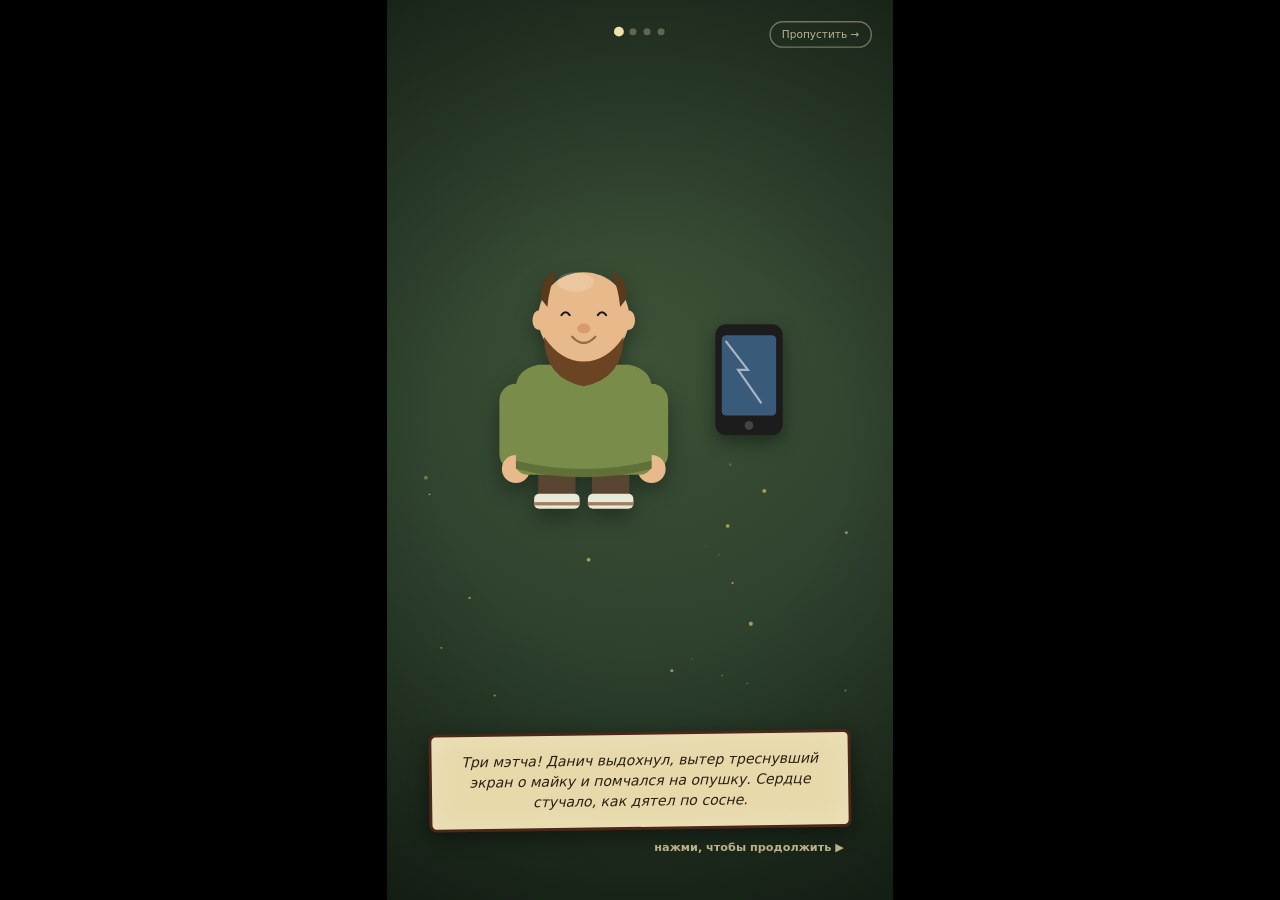
<file: scene_fox_escapes.html>
<!DOCTYPE html>
<html lang="ru">
<head>
<meta charset="UTF-8">
<meta name="viewport" content="width=device-width, initial-scale=1.0, maximum-scale=1.0, user-scalable=no">
<title>FindTheFox — Лиса ускользает</title>
<link rel="stylesheet" href="shared/style.css">
<style>
  /* ══════════════════════════════════════════════════════
     ПАНЕЛИ КАТ-СЦЕНЫ (как в scene_intro.html)
     ══════════════════════════════════════════════════════ */
  #panels {
    position: absolute;
    top: 0; right: 0; bottom: 0; left: 0;
    z-index: 10;
  }

  .comic-panel {
    display: none;
    position: absolute;
    top: 0; right: 0; bottom: 0; left: 0;
  }
  .comic-panel.active {
    display: block;
    animation: panelIn 0.28s ease-out;
  }
  @keyframes panelIn {
    from { opacity: 0; }
    to   { opacity: 1; }
  }

  /* ── Зона арта ─────────────────────────────────────── */
  .art {
    position: absolute;
    top: 80px;
    right: 0;
    bottom: 280px;
    left: 0;
    display: flex;
    align-items: center;
    justify-content: center;
  }
  .art .row {
    display: flex;
    align-items: center;
    justify-content: center;
    gap: 50px;
  }

  /* ── Капшн ─────────────────────────────────────────── */
  .caption {
    position: absolute;
    bottom: 100px;
    left: 60px;
    right: 60px;
    background: rgba(240, 224, 176, 0.96);
    color: #2a1f14;
    padding: 22px 26px;
    border: 4px solid #4D2618;
    border-radius: 10px;
    font-size: 20px;
    line-height: 1.45;
    text-align: center;
    font-style: italic;
    box-shadow: 0 8px 28px rgba(0,0,0,0.45),
                inset 0 0 40px rgba(255,255,255,0.25);
    transform: rotate(-0.8deg);
  }

  /* ── Точки прогресса ───────────────────────────────── */
  #dots {
    position: absolute;
    top: 40px;
    left: 50%;
    transform: translateX(-50%);
    display: flex;
    gap: 10px;
    z-index: 30;
  }
  .dot {
    width: 10px; height: 10px;
    border-radius: 50%;
    background: rgba(240, 224, 176, 0.3);
    transition: background 0.3s ease, transform 0.3s ease;
  }
  .dot.active {
    background: var(--title);
    transform: scale(1.4);
  }
  .dot.done {
    background: rgba(240, 224, 176, 0.6);
  }

  /* ── Кнопка «Пропустить» ───────────────────────────── */
  #skip-btn {
    position: absolute;
    top: 30px;
    right: 30px;
    background: transparent;
    border: 2px solid rgba(240, 224, 176, 0.4);
    color: rgba(240, 224, 176, 0.75);
    font-family: inherit;
    font-size: 15px;
    padding: 8px 16px;
    border-radius: 20px;
    cursor: pointer;
    z-index: 30;
    transition: background 0.2s, color 0.2s, border-color 0.2s;
  }
  #skip-btn:hover {
    background: rgba(240, 224, 176, 0.1);
    color: var(--title);
    border-color: rgba(240, 224, 176, 0.7);
  }

  /* ── Подсказка ─────────────────────────────────────── */
  #hint {
    position: absolute;
    bottom: 65px;
    right: 70px;
    color: rgba(240, 224, 176, 0.75);
    font-size: 16px;
    font-weight: 600;
    z-index: 15;
    pointer-events: none;
    animation: hintPulse 1.6s ease-in-out infinite;
  }
  @keyframes hintPulse {
    0%, 100% { opacity: 0.4; transform: translateX(0); }
    50%      { opacity: 1;   transform: translateX(6px); }
  }

  /* ── Персонажи ─────────────────────────────────────── */
  .danich-svg {
    display: block;
    width: 260px;
    height: 400px;
    filter: drop-shadow(0 12px 14px rgba(0,0,0,0.35));
  }
  .danich-svg.small {
    width: 200px;
    height: 310px;
  }

  .fox.small {
    width: 300px;
    height: 300px;
    transform: scale(0.75);
    transform-origin: center center;
  }

  @keyframes floatY {
    0%, 100% { transform: translateY(0); }
    50%      { transform: translateY(-12px); }
  }
  .art.floaty .danich-svg {
    animation: floatY 3.2s ease-in-out infinite;
  }

  /* ── Дуэт ──────────────────────────────────────────── */
  .duo {
    display: flex;
    align-items: center;
    justify-content: center;
    gap: 30px;
  }
  .duo .danich-svg { margin-bottom: 40px; }
  .duo .fox.small  { margin-bottom: 20px; }

  /* ── Панель 1: телефон с мэтчами ───────────────────── */
  .phone-wrap {
    position: relative;
    animation: floatY 2.6s ease-in-out infinite;
  }
  .phone-svg {
    display: block;
    width: 110px;
    height: 170px;
    filter: drop-shadow(0 10px 12px rgba(0,0,0,0.4));
  }
  .heart {
    position: absolute;
    font-size: 34px;
    animation: heartUp 2s ease-in-out infinite;
    opacity: 0;
  }
  .heart.h1 { top: -10px; left: -30px; animation-delay: 0s; }
  .heart.h2 { top: 0; right: -34px; animation-delay: 0.7s; }
  .heart.h3 { top: 60px; right: -40px; animation-delay: 1.3s; font-size: 26px; }
  @keyframes heartUp {
    0%   { transform: translateY(10px) scale(0.6); opacity: 0; }
    30%  { opacity: 1; }
    100% { transform: translateY(-26px) scale(1.1); opacity: 0; }
  }

  /* ── Панель 3: лиса убегает ────────────────────────── */
  .runway {
    position: relative;
    width: 620px;
    height: 420px;
    overflow: hidden;
  }
  .runway .tree {
    position: absolute;
    bottom: 0;
    width: 0; height: 0;
    border-left: 44px solid transparent;
    border-right: 44px solid transparent;
    border-bottom: 160px solid #1F4D24;
    filter: drop-shadow(0 10px 14px rgba(0,0,0,0.4));
  }
  .runway .tree.t1 { left: 10px;  transform: scale(1.15); }
  .runway .tree.t2 { left: 140px; transform: scale(0.8); }
  .runway .tree.t3 { left: 300px; transform: scale(1.05); }
  .runway .tree.t4 { left: 430px; transform: scale(0.9); }
  .runway .tree.t5 { left: 530px; transform: scale(1.2); }

  .run-fox {
    position: absolute;
    bottom: 30px;
    left: 50%;
    margin-left: -150px;
    animation: dash 1.9s ease-in infinite;
  }
  @keyframes dash {
    0%   { transform: translateX(-460px); }
    100% { transform: translateX(460px); }
  }

  .streak {
    position: absolute;
    height: 5px;
    width: 90px;
    background: rgba(240, 224, 176, 0.45);
    border-radius: 3px;
    animation: streak 0.9s linear infinite;
  }
  .streak.s1 { top: 180px; animation-delay: 0s; }
  .streak.s2 { top: 230px; animation-delay: 0.25s; width: 60px; }
  .streak.s3 { top: 280px; animation-delay: 0.5s; width: 110px; }
  @keyframes streak {
    from { transform: translateX(660px); }
    to   { transform: translateX(-140px); }
  }

  /* ── Панель 4: город на горизонте ──────────────────── */
  .city {
    position: relative;
    width: 620px;
    height: 460px;
  }
  .city .moon {
    position: absolute;
    top: 10px; right: 70px;
    width: 100px; height: 100px;
    background: radial-gradient(circle at 35% 35%,
      #FFF6D6 0%, #F0D078 60%, #C89A4A 100%);
    border-radius: 50%;
    box-shadow: 0 0 80px rgba(255, 230, 150, 0.55);
  }
  .city .b {
    position: absolute;
    bottom: 0;
    background: #2A1F14;
    border-radius: 8px 8px 0 0;
    box-shadow: inset 0 8px 0 rgba(255,255,255,0.04);
  }
  .city .b1 { left: 60px;  width: 90px;  height: 170px; }
  .city .b2 { left: 170px; width: 110px; height: 250px; }
  .city .b3 { left: 300px; width: 80px;  height: 140px; }
  .city .b4 { left: 400px; width: 120px; height: 210px; }
  .city .b5 { left: 530px; width: 70px;  height: 120px; }
  .city .w {
    position: absolute;
    width: 12px; height: 14px;
    background: rgba(240, 208, 120, 0.85);
    border-radius: 2px;
    box-shadow: 0 0 8px rgba(240, 208, 120, 0.5);
  }
  .city .walker {
    position: absolute;
    bottom: 0;
    left: -40px;
    animation: walk 2.4s ease-in-out infinite;
  }
  .city .walker .danich-svg {
    animation: floatY 0.9s ease-in-out infinite;
  }
  @keyframes walk {
    0%   { transform: translateX(0); }
    50%  { transform: translateX(30px); }
    100% { transform: translateX(0); }
  }
</style>
</head>
<body>
<div id="game" class="scene">
  <div class="bg-forest"></div>
  <canvas id="particles" class="particles"></canvas>
  <div class="vignette"></div>

  <div id="dots"></div>
  <button id="skip-btn">Пропустить →</button>

  <div id="panels">

    <!-- ─── ПАНЕЛЬ 1 — Три мэтча ──────────────────────── -->
    <div class="comic-panel active" data-idx="0">
      <div class="art floaty">
        <div class="row">
          <div data-danich="happy"></div>
          <div class="phone-wrap">
            <svg class="phone-svg" viewBox="0 0 70 110" xmlns="http://www.w3.org/2000/svg">
              <rect x="4" y="4" width="62" height="102" rx="10" fill="#1c1c1c"/>
              <rect x="10" y="14" width="50" height="74" rx="4" fill="#3A5A7A"/>
              <path d="M 14 20 L 34 46 L 25 46 L 46 76" stroke="rgba(255,255,255,0.55)" stroke-width="2" fill="none" stroke-linecap="round"/>
              <circle cx="35" cy="97" r="4" fill="#444"/>
            </svg>
            <div class="heart h1">❤️</div>
            <div class="heart h2">❤️</div>
            <div class="heart h3">❤️</div>
          </div>
        </div>
      </div>
      <div class="caption">
        Три мэтча! Данич выдохнул, вытер треснувший экран о майку
        и помчался на опушку. Сердце стучало, как дятел по сосне.
      </div>
    </div>

    <!-- ─── ПАНЕЛЬ 2 — Встреча ────────────────────────── -->
    <div class="comic-panel" data-idx="1">
      <div class="art">
        <div class="duo">
          <div data-danich="open" data-size="small"></div>
          <div class="fox small">
            <div class="body"></div>
            <div class="ear left"></div>
            <div class="ear right"></div>
            <div class="face">
              <div class="eye left"></div>
              <div class="eye right"></div>
              <div class="cheek left"></div>
              <div class="cheek right"></div>
              <div class="nose"></div>
            </div>
          </div>
        </div>
      </div>
      <div class="caption">
        Лиса ждала. Красное платье, хитрая улыбка.
        «Ну что, бородач, поймал меня?» — «Поймал!» — радостно сказал Данич.
      </div>
    </div>

    <!-- ─── ПАНЕЛЬ 3 — Побег ──────────────────────────── -->
    <div class="comic-panel" data-idx="2">
      <div class="art">
        <div class="runway">
          <div class="tree t1"></div>
          <div class="tree t2"></div>
          <div class="tree t3"></div>
          <div class="tree t4"></div>
          <div class="tree t5"></div>
          <div class="streak s1"></div>
          <div class="streak s2"></div>
          <div class="streak s3"></div>
          <div class="run-fox">
            <div class="fox small">
              <div class="body"></div>
              <div class="ear left"></div>
              <div class="ear right"></div>
              <div class="face">
                <div class="eye left"></div>
                <div class="eye right"></div>
                <div class="cheek left"></div>
                <div class="cheek right"></div>
                <div class="nose"></div>
              </div>
            </div>
          </div>
        </div>
      </div>
      <div class="caption">
        Но стоило протянуть руку — рыжий хвост мелькнул между соснами.
        «Сначала докажи, что достоин!» — донеслось из чащи.
      </div>
    </div>

    <!-- ─── ПАНЕЛЬ 4 — Дорога в город ─────────────────── -->
    <div class="comic-panel" data-idx="3">
      <div class="art">
        <div class="city">
          <div class="moon"></div>
          <div class="b b1"></div>
          <div class="b b2"></div>
          <div class="b b3"></div>
          <div class="b b4"></div>
          <div class="b b5"></div>
          <div class="w" style="left:200px; bottom:180px"></div>
          <div class="w" style="left:230px; bottom:120px"></div>
          <div class="w" style="left:430px; bottom:150px"></div>
          <div class="w" style="left:470px; bottom:90px"></div>
          <div class="w" style="left:95px;  bottom:110px"></div>
          <div class="walker">
            <div data-danich="worried" data-size="small"></div>
          </div>
        </div>
      </div>
      <div class="caption">
        Единственный след вёл за лес — туда, где гудит большой город.
        Данич подтянул носки, вздохнул и шагнул вперёд.
      </div>
    </div>

  </div>

  <div id="hint">нажми, чтобы продолжить ▶</div>

  <div class="fade" id="fade"></div>
</div>

<script src="shared/settings.js"></script>
<script src="shared/particles.js"></script>
<script src="shared/progress.js"></script>
<script src="shared/sfx.js"></script>
<script src="shared/music.js"></script>
<script>FTMusic.play('forest');</script>
<script>
(function () {
  'use strict';

  // ── Данич: общий SVG с вариантами лица ──────────────
  var DANICH_BODY =
    '<rect x="55" y="255" width="45" height="65" rx="10" fill="#5A4630"/>' +
    '<rect x="120" y="255" width="45" height="65" rx="10" fill="#5A4630"/>' +
    '<rect x="50" y="308" width="55" height="18" rx="6" fill="#E8E8D8"/>' +
    '<rect x="115" y="308" width="55" height="18" rx="6" fill="#E8E8D8"/>' +
    '<rect x="50" y="318" width="55" height="4" fill="#A67B5B"/>' +
    '<rect x="115" y="318" width="55" height="4" fill="#A67B5B"/>' +
    '<rect x="8" y="175" width="40" height="105" rx="20" fill="#7A8C4A"/>' +
    '<rect x="172" y="175" width="40" height="105" rx="20" fill="#7A8C4A"/>' +
    '<circle cx="28" cy="278" r="17" fill="#E8B98A"/>' +
    '<circle cx="192" cy="278" r="17" fill="#E8B98A"/>' +
    '<path d="M 28 180 Q 28 158 55 152 L 165 152 Q 192 158 192 180 L 192 270 Q 192 285 175 285 L 45 285 Q 28 285 28 270 Z" fill="#7A8C4A"/>' +
    '<path d="M 28 268 Q 110 288 192 268 L 192 278 Q 110 298 28 278 Z" fill="#5F7038"/>' +
    '<ellipse cx="110" cy="95" rx="55" ry="55" fill="#E8B98A"/>' +
    '<path d="M 62 118 Q 62 168 110 178 Q 158 168 158 118 Q 138 148 110 148 Q 82 148 62 118 Z" fill="#6B4423"/>' +
    '<ellipse cx="110" cy="108" rx="8" ry="6" fill="#D89B70"/>' +
    '<path d="M 58 72 Q 58 46 78 38 Q 68 58 66 82 Z" fill="#5A3A1F"/>' +
    '<path d="M 162 72 Q 162 46 142 38 Q 152 58 154 82 Z" fill="#5A3A1F"/>' +
    '<ellipse cx="100" cy="52" rx="22" ry="12" fill="rgba(255,255,255,0.18)"/>' +
    '<ellipse cx="56" cy="98" rx="8" ry="12" fill="#E8B98A"/>' +
    '<ellipse cx="164" cy="98" rx="8" ry="12" fill="#E8B98A"/>';

  var DANICH_FACES = {
    open:
      '<ellipse cx="88" cy="88" rx="5" ry="6" fill="#1a1a1a"/>' +
      '<ellipse cx="132" cy="88" rx="5" ry="6" fill="#1a1a1a"/>' +
      '<circle cx="90" cy="86" r="2" fill="#fff"/>' +
      '<circle cx="134" cy="86" r="2" fill="#fff"/>' +
      '<path d="M 102 122 Q 110 128 118 122" stroke="#8B6B4A" stroke-width="2" fill="none" stroke-linecap="round"/>',
    happy:
      '<path d="M 83 92 Q 88 85 93 92" stroke="#1a1a1a" stroke-width="2.5" fill="none" stroke-linecap="round"/>' +
      '<path d="M 127 92 Q 132 85 137 92" stroke="#1a1a1a" stroke-width="2.5" fill="none" stroke-linecap="round"/>' +
      '<path d="M 96 118 Q 110 133 124 118" stroke="#8B6B4A" stroke-width="2.5" fill="none" stroke-linecap="round"/>',
    worried:
      '<path d="M 83 86 Q 88 92 93 86" stroke="#1a1a1a" stroke-width="2.5" fill="none" stroke-linecap="round"/>' +
      '<path d="M 127 86 Q 132 92 137 86" stroke="#1a1a1a" stroke-width="2.5" fill="none" stroke-linecap="round"/>' +
      '<path d="M 100 126 Q 110 122 120 126" stroke="#8B6B4A" stroke-width="2" fill="none" stroke-linecap="round"/>'
  };

  function danichSVG(face, small) {
    return '<svg class="danich-svg' + (small ? ' small' : '') +
      '" viewBox="0 0 220 340" xmlns="http://www.w3.org/2000/svg">' +
      DANICH_BODY + (DANICH_FACES[face] || DANICH_FACES.open) + '</svg>';
  }

  document.querySelectorAll('[data-danich]').forEach(function (el) {
    el.innerHTML = danichSVG(el.dataset.danich, el.dataset.size === 'small');
  });

  // ── Навигация по панелям (как в scene_intro.html) ───
  const gameEl   = document.getElementById('game');
  const fadeEl   = document.getElementById('fade');
  const panelsEl = document.getElementById('panels');
  const dotsEl   = document.getElementById('dots');
  const skipEl   = document.getElementById('skip-btn');
  const hint     = document.getElementById('hint');

  FTSettings.fitScene(gameEl);
  FTParticles.attach(document.getElementById('particles')).start();

  const panels = panelsEl.querySelectorAll('.comic-panel');
  const total  = panels.length;

  for (let i = 0; i < total; i++) {
    const d = document.createElement('span');
    d.className = 'dot';
    dotsEl.appendChild(d);
  }
  const dots = dotsEl.querySelectorAll('.dot');

  let current = 0;
  let isTransitioning = false;

  function refreshMeta() {
    dots.forEach(function (d, i) {
      d.classList.remove('active', 'done');
      if (i < current)   d.classList.add('done');
      if (i === current) d.classList.add('active');
    });
    hint.textContent = (current === total - 1)
      ? 'нажми, чтобы идти дальше ▶'
      : 'нажми, чтобы продолжить ▶';
  }

  function show(index) {
    if (index < 0 || index >= total) return;
    if (isTransitioning) return;
    if (index === current &&
        panels[index].classList.contains('active')) return;
    isTransitioning = true;

    for (let i = 0; i < total; i++) panels[i].classList.remove('active');
    current = index;
    panels[current].classList.add('active');

    refreshMeta();
    setTimeout(function () { isTransitioning = false; }, 300);
  }

  function next() {
    if (current < total - 1) show(current + 1);
    else finish();
  }

  // Прогресс по главе 1 уже записан в game1_tinder.html.
  // Дальше — выбор глав (глава 2 к этому моменту разблокирована).
  function finish() {
    FTSettings.vibrate(); FTSfx.play('tap');
    fadeEl.classList.add('on');
    setTimeout(function () {
      window.location.href = 'chapters.html';
    }, 450);
  }

  panelsEl.addEventListener('click', function (e) {
    if (e.target === skipEl || skipEl.contains(e.target)) return;
    FTSettings.vibrate(); FTSfx.play('tap');
    next();
  });

  skipEl.addEventListener('click', function (e) {
    e.stopPropagation();
    finish();
  });

  let touchStartX = 0;
  panelsEl.addEventListener('touchstart', function (e) {
    touchStartX = e.touches[0].clientX;
  }, { passive: true });
  panelsEl.addEventListener('touchend', function (e) {
    const dx = e.changedTouches[0].clientX - touchStartX;
    if (dx < -50) { FTSettings.vibrate(); FTSfx.play('tap'); next(); }
    if (dx >  50) {
      FTSettings.vibrate(); FTSfx.play('tap');
      if (current > 0) show(current - 1);
    }
  });

  window.addEventListener('keydown', function (e) {
    if (e.key === 'ArrowRight' || e.key === ' ' || e.key === 'Enter') {
      FTSettings.vibrate(); FTSfx.play('tap'); next();
    } else if (e.key === 'ArrowLeft') {
      if (current > 0) show(current - 1);
    } else if (e.key === 'Escape') {
      finish();
    }
  });

  refreshMeta();

  fadeEl.classList.add('on');
  setTimeout(function () {
    fadeEl.classList.remove('on');
  }, 80);
})();
</script>
</body>
</html>
</file>
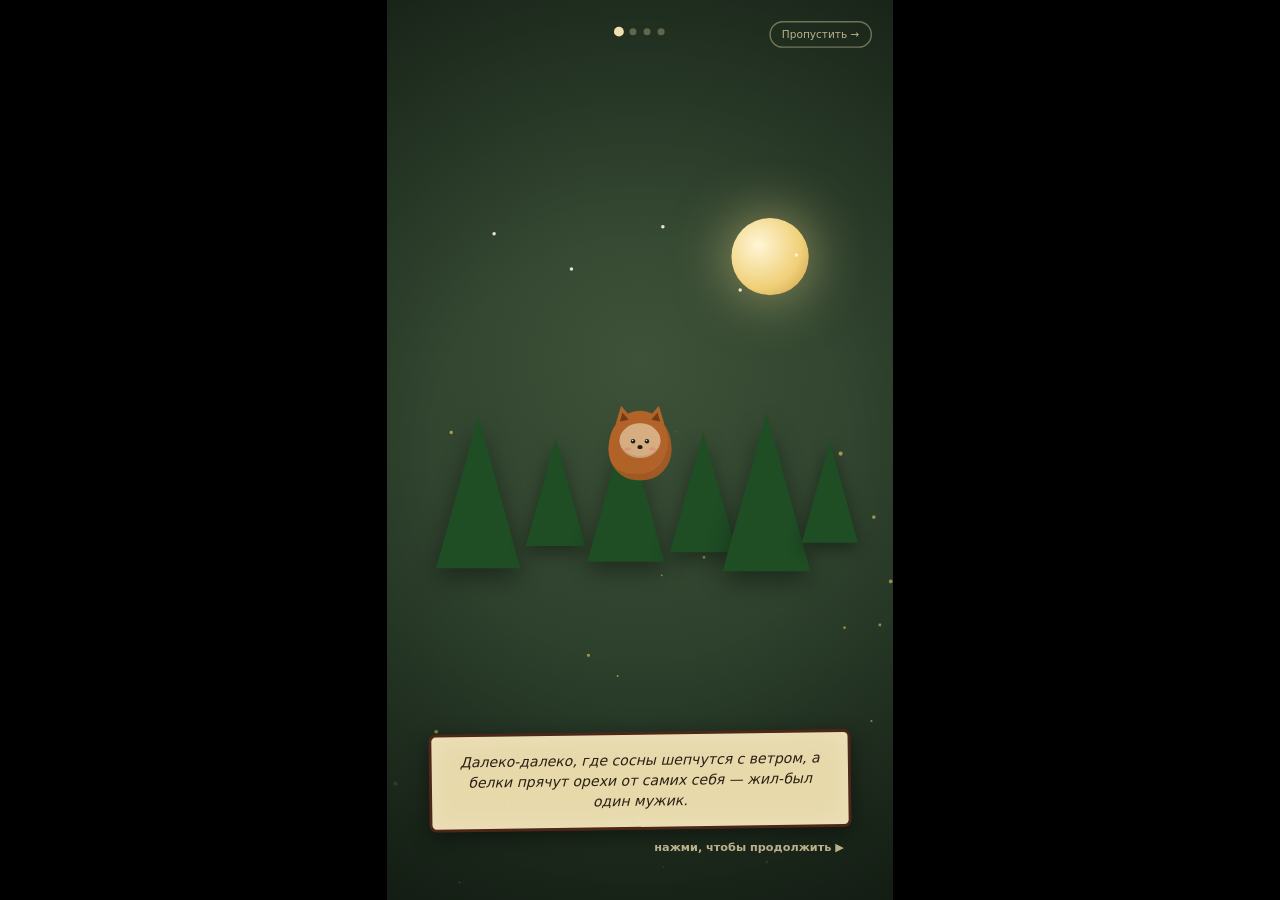
<file: scene_intro.html>
<!DOCTYPE html>
<html lang="ru">
<head>
<meta charset="UTF-8">
<meta name="viewport" content="width=device-width, initial-scale=1.0, maximum-scale=1.0, user-scalable=no">
<title>FindTheFox — Знакомство</title>
<link rel="stylesheet" href="shared/style.css">
<style>
  /* ══════════════════════════════════════════════════════
     ПАНЕЛИ КАТ-СЦЕНЫ (.comic-panel — не конфликтует
     с модальным .panel из shared/style.css)
     ══════════════════════════════════════════════════════ */
  #panels {
    position: absolute;
    top: 0; right: 0; bottom: 0; left: 0;
    z-index: 10;
  }

  .comic-panel {
    display: none;
    position: absolute;
    top: 0; right: 0; bottom: 0; left: 0;
  }
  .comic-panel.active {
    display: block;
    animation: panelIn 0.28s ease-out;
  }
  @keyframes panelIn {
    from { opacity: 0; }
    to   { opacity: 1; }
  }

  /* ── Зона арта ─────────────────────────────────────── */
  .art {
    position: absolute;
    top: 80px;
    right: 0;
    bottom: 280px;
    left: 0;
    display: flex;
    align-items: center;
    justify-content: center;
  }

  /* ── Капшн ─────────────────────────────────────────── */
  .caption {
    position: absolute;
    bottom: 100px;
    left: 60px;
    right: 60px;
    background: rgba(240, 224, 176, 0.96);
    color: #2a1f14;
    padding: 22px 26px;
    border: 4px solid #4D2618;
    border-radius: 10px;
    font-size: 20px;
    line-height: 1.45;
    text-align: center;
    font-style: italic;
    box-shadow: 0 8px 28px rgba(0,0,0,0.45),
                inset 0 0 40px rgba(255,255,255,0.25);
    transform: rotate(-0.8deg);
  }

  /* ── Точки прогресса ───────────────────────────────── */
  #dots {
    position: absolute;
    top: 40px;
    left: 50%;
    transform: translateX(-50%);
    display: flex;
    gap: 10px;
    z-index: 30;
  }
  .dot {
    width: 10px; height: 10px;
    border-radius: 50%;
    background: rgba(240, 224, 176, 0.3);
    transition: background 0.3s ease, transform 0.3s ease;
  }
  .dot.active {
    background: var(--title);
    transform: scale(1.4);
  }
  .dot.done {
    background: rgba(240, 224, 176, 0.6);
  }

  /* ── Кнопка «Пропустить» ───────────────────────────── */
  #skip-btn {
    position: absolute;
    top: 30px;
    right: 30px;
    background: transparent;
    border: 2px solid rgba(240, 224, 176, 0.4);
    color: rgba(240, 224, 176, 0.75);
    font-family: inherit;
    font-size: 15px;
    padding: 8px 16px;
    border-radius: 20px;
    cursor: pointer;
    z-index: 30;
    transition: background 0.2s, color 0.2s, border-color 0.2s;
  }
  #skip-btn:hover {
    background: rgba(240, 224, 176, 0.1);
    color: var(--title);
    border-color: rgba(240, 224, 176, 0.7);
  }

  /* ── Подсказка ─────────────────────────────────────── */
  #hint {
    position: absolute;
    bottom: 65px;
    right: 70px;
    color: rgba(240, 224, 176, 0.75);
    font-size: 16px;
    font-weight: 600;
    z-index: 15;
    pointer-events: none;
    animation: hintPulse 1.6s ease-in-out infinite;
  }
  @keyframes hintPulse {
    0%, 100% { opacity: 0.4; transform: translateX(0); }
    50%      { opacity: 1;   transform: translateX(6px); }
  }

  /* ── Персонажи (SVG Данич + CSS-лиса) ─────────────── */
  .danich-svg {
    display: block;
    width: 260px;
    height: 400px;
    filter: drop-shadow(0 12px 14px rgba(0,0,0,0.35));
  }
  .danich-svg.small {
    width: 200px;
    height: 310px;
  }

  .fox.small {
    width: 300px;
    height: 300px;
    transform: scale(0.75);
    transform-origin: center center;
  }

  @keyframes floatY {
    0%, 100% { transform: translateY(0); }
    50%      { transform: translateY(-12px); }
  }
  .art.floaty .danich-svg {
    animation: floatY 3.2s ease-in-out infinite;
  }

  /* ── Парящие сердечки ──────────────────────────────── */
  .heart {
    position: absolute;
    font-size: 34px;
    animation: heartUp 2s ease-in-out infinite;
    opacity: 0;
    pointer-events: none;
  }
  @keyframes heartUp {
    0%   { transform: translateY(10px) scale(0.6); opacity: 0; }
    30%  { opacity: 1; }
    100% { transform: translateY(-26px) scale(1.1); opacity: 0; }
  }

  /* ── Дуэт (панель знакомства) ──────────────────────── */
  .duo {
    position: relative;
    display: flex;
    align-items: center;
    justify-content: center;
    gap: 30px;
  }
  .duo .danich-svg { margin-bottom: 40px; }
  .duo .fox.small  { margin-bottom: 20px; }
  .duo .heart.h1 { top: 30px;  left: 44%; animation-delay: 0s; }
  .duo .heart.h2 { top: 90px;  left: 52%; animation-delay: 0.7s; font-size: 26px; }
  .duo .heart.h3 { top: 150px; left: 40%; animation-delay: 1.3s; font-size: 22px; }

  /* ── Одинокий Данич ────────────────────────────────── */
  .lonely {
    position: relative;
    display: flex;
    align-items: center;
    justify-content: center;
  }
  .lonely .qmark {
    position: absolute;
    top: -20px;
    right: -50px;
    font-size: 88px;
    font-weight: 900;
    color: rgba(240, 224, 176, 0.9);
    text-shadow: 3px 3px 0 rgba(77, 38, 24, 0.6);
    animation: qmarkBob 2s ease-in-out infinite;
  }
  @keyframes qmarkBob {
    0%, 100% { transform: translateY(0) rotate(-8deg); }
    50%      { transform: translateY(-10px) rotate(8deg); }
  }

  /* Следы, уходящие в темноту */
  .lonely .prints {
    position: absolute;
    bottom: -30px;
    left: 50%;
    display: flex;
    gap: 26px;
    transform: translateX(-50%) rotate(4deg);
  }
  .lonely .print {
    width: 26px; height: 14px;
    background: rgba(240, 224, 176, 0.35);
    border-radius: 50%;
    animation: printFade 2.4s ease-in-out infinite;
  }
  .lonely .print:nth-child(2) { animation-delay: 0.4s; transform: translateY(10px); }
  .lonely .print:nth-child(3) { animation-delay: 0.8s; }
  .lonely .print:nth-child(4) { animation-delay: 1.2s; transform: translateY(10px); }
  @keyframes printFade {
    0%, 100% { opacity: 0.15; }
    50%      { opacity: 0.55; }
  }

  /* ── Сцена леса ────────────────────────────────────── */
  .forest {
    position: relative;
    width: 600px;
    height: 500px;
  }
  .forest .moon {
    position: absolute;
    top: 20px; right: 60px;
    width: 110px; height: 110px;
    background: radial-gradient(circle at 35% 35%,
      #FFF6D6 0%, #F0D078 60%, #C89A4A 100%);
    border-radius: 50%;
    box-shadow: 0 0 80px rgba(255, 230, 150, 0.55);
  }
  .forest .star {
    position: absolute;
    width: 5px; height: 5px;
    background: rgba(255, 246, 214, 0.9);
    border-radius: 50%;
    animation: starTwinkle 2.8s ease-in-out infinite;
  }
  @keyframes starTwinkle {
    0%, 100% { opacity: 0.25; transform: scale(0.8); }
    50%      { opacity: 1;    transform: scale(1.2); }
  }
  .forest .tree {
    position: absolute;
    bottom: 0;
    width: 0; height: 0;
    border-left: 50px solid transparent;
    border-right: 50px solid transparent;
    border-bottom: 180px solid #1F4D24;
    filter: drop-shadow(0 10px 14px rgba(0,0,0,0.4));
  }
  .forest .tree.t1 { left: 20px;  transform: scale(1.2); }
  .forest .tree.t2 { left: 130px; transform: scale(0.85); }
  .forest .tree.t3 { left: 230px; transform: scale(1.1); }
  .forest .tree.t4 { left: 340px; transform: scale(0.95); }
  .forest .tree.t5 { left: 430px; transform: scale(1.25); }
  .forest .tree.t6 { left: 520px; transform: scale(0.8); }

  /* Рыжий хвост, мелькающий между деревьями */
  .forest .glimpse {
    position: absolute;
    bottom: 20px;
    left: 50%;
    margin-left: -150px;
    opacity: 0.9;
    animation: glimpseRun 4.5s ease-in-out infinite;
  }
  .forest .glimpse .fox.small {
    transform: scale(0.45);
  }
  @keyframes glimpseRun {
    0%   { transform: translateX(-420px); opacity: 0; }
    12%  { opacity: 1; }
    45%  { transform: translateX(420px);  opacity: 1; }
    55%, 100% { transform: translateX(420px); opacity: 0; }
  }
</style>
</head>
<body>
<div id="game" class="scene">
  <div class="bg-forest"></div>
  <canvas id="particles" class="particles"></canvas>
  <div class="vignette"></div>

  <div id="dots"></div>
  <button id="skip-btn">Пропустить →</button>

  <div id="panels">

    <!-- ─── ПАНЕЛЬ 1 — Лес ─────────────────────────────── -->
    <div class="comic-panel active" data-idx="0">
      <div class="art">
        <div class="forest">
          <div class="moon"></div>
          <div class="star" style="top:40px;  left:90px"></div>
          <div class="star" style="top:90px;  left:200px; animation-delay:0.6s"></div>
          <div class="star" style="top:30px;  left:330px; animation-delay:1.1s"></div>
          <div class="star" style="top:120px; left:440px; animation-delay:1.7s"></div>
          <div class="star" style="top:70px;  left:520px; animation-delay:2.2s"></div>
          <div class="tree t1"></div>
          <div class="tree t2"></div>
          <div class="tree t3"></div>
          <div class="tree t4"></div>
          <div class="tree t5"></div>
          <div class="tree t6"></div>
          <div class="glimpse">
            <div class="fox small">
              <div class="body"></div>
              <div class="ear left"></div>
              <div class="ear right"></div>
              <div class="face">
                <div class="eye left"></div>
                <div class="eye right"></div>
                <div class="cheek left"></div>
                <div class="cheek right"></div>
                <div class="nose"></div>
              </div>
            </div>
          </div>
        </div>
      </div>
      <div class="caption">
        Далеко-далеко, где сосны шепчутся с ветром, а белки прячут
        орехи от самих себя — жил-был один мужик.
      </div>
    </div>

    <!-- ─── ПАНЕЛЬ 2 — Данич ──────────────────────────── -->
    <div class="comic-panel" data-idx="1">
      <div class="art floaty">
        <div data-danich="open"></div>
      </div>
      <div class="caption">
        Звали его Данич. Бородатый, добродушный, немного неуклюжий.
        Жил себе тихо, никого не трогал.
      </div>
    </div>

    <!-- ─── ПАНЕЛЬ 3 — Данич и Лиса ───────────────────── -->
    <div class="comic-panel" data-idx="2">
      <div class="art">
        <div class="duo">
          <div data-danich="happy" data-size="small"></div>
          <div class="fox small">
            <div class="body"></div>
            <div class="ear left"></div>
            <div class="ear right"></div>
            <div class="face">
              <div class="eye left"></div>
              <div class="eye right"></div>
              <div class="cheek left"></div>
              <div class="cheek right"></div>
              <div class="nose"></div>
            </div>
          </div>
          <div class="heart h1">❤️</div>
          <div class="heart h2">❤️</div>
          <div class="heart h3">❤️</div>
        </div>
      </div>
      <div class="caption">
        Однажды на лесной опушке он встретил Её. Лису.
        В красном платье и с хитрой улыбкой. Это была любовь с первого взгляда.
      </div>
    </div>

    <!-- ─── ПАНЕЛЬ 4 — Одинокий Данич ─────────────────── -->
    <div class="comic-panel" data-idx="3">
      <div class="art floaty">
        <div class="lonely">
          <div data-danich="worried"></div>
          <div class="qmark">?</div>
          <div class="prints">
            <div class="print"></div>
            <div class="print"></div>
            <div class="print"></div>
            <div class="print"></div>
          </div>
        </div>
      </div>
      <div class="caption">
        Но Лиса исчезла. Растворилась, как утренний туман.
        И Данич отправился её искать. Куда? Он и сам пока не знал.
      </div>
    </div>

  </div>

  <div id="hint">нажми, чтобы продолжить ▶</div>

  <div class="fade" id="fade"></div>
</div>

<script src="shared/settings.js"></script>
<script src="shared/particles.js"></script>
<script src="shared/progress.js"></script>
<script src="shared/sfx.js"></script>
<script src="shared/music.js"></script>
<script>FTMusic.play('forest');</script>
<script>
(function () {
  'use strict';

  // ── Данич: общий SVG с вариантами лица ──────────────
  var DANICH_BODY =
    '<rect x="55" y="255" width="45" height="65" rx="10" fill="#5A4630"/>' +
    '<rect x="120" y="255" width="45" height="65" rx="10" fill="#5A4630"/>' +
    '<rect x="50" y="308" width="55" height="18" rx="6" fill="#E8E8D8"/>' +
    '<rect x="115" y="308" width="55" height="18" rx="6" fill="#E8E8D8"/>' +
    '<rect x="50" y="318" width="55" height="4" fill="#A67B5B"/>' +
    '<rect x="115" y="318" width="55" height="4" fill="#A67B5B"/>' +
    '<rect x="8" y="175" width="40" height="105" rx="20" fill="#7A8C4A"/>' +
    '<rect x="172" y="175" width="40" height="105" rx="20" fill="#7A8C4A"/>' +
    '<circle cx="28" cy="278" r="17" fill="#E8B98A"/>' +
    '<circle cx="192" cy="278" r="17" fill="#E8B98A"/>' +
    '<path d="M 28 180 Q 28 158 55 152 L 165 152 Q 192 158 192 180 L 192 270 Q 192 285 175 285 L 45 285 Q 28 285 28 270 Z" fill="#7A8C4A"/>' +
    '<path d="M 28 268 Q 110 288 192 268 L 192 278 Q 110 298 28 278 Z" fill="#5F7038"/>' +
    '<ellipse cx="110" cy="95" rx="55" ry="55" fill="#E8B98A"/>' +
    '<path d="M 62 118 Q 62 168 110 178 Q 158 168 158 118 Q 138 148 110 148 Q 82 148 62 118 Z" fill="#6B4423"/>' +
    '<ellipse cx="110" cy="108" rx="8" ry="6" fill="#D89B70"/>' +
    '<path d="M 58 72 Q 58 46 78 38 Q 68 58 66 82 Z" fill="#5A3A1F"/>' +
    '<path d="M 162 72 Q 162 46 142 38 Q 152 58 154 82 Z" fill="#5A3A1F"/>' +
    '<ellipse cx="100" cy="52" rx="22" ry="12" fill="rgba(255,255,255,0.18)"/>' +
    '<ellipse cx="56" cy="98" rx="8" ry="12" fill="#E8B98A"/>' +
    '<ellipse cx="164" cy="98" rx="8" ry="12" fill="#E8B98A"/>';

  var DANICH_FACES = {
    open:
      '<ellipse cx="88" cy="88" rx="5" ry="6" fill="#1a1a1a"/>' +
      '<ellipse cx="132" cy="88" rx="5" ry="6" fill="#1a1a1a"/>' +
      '<circle cx="90" cy="86" r="2" fill="#fff"/>' +
      '<circle cx="134" cy="86" r="2" fill="#fff"/>' +
      '<path d="M 102 122 Q 110 128 118 122" stroke="#8B6B4A" stroke-width="2" fill="none" stroke-linecap="round"/>',
    happy:
      '<path d="M 83 92 Q 88 85 93 92" stroke="#1a1a1a" stroke-width="2.5" fill="none" stroke-linecap="round"/>' +
      '<path d="M 127 92 Q 132 85 137 92" stroke="#1a1a1a" stroke-width="2.5" fill="none" stroke-linecap="round"/>' +
      '<path d="M 96 118 Q 110 133 124 118" stroke="#8B6B4A" stroke-width="2.5" fill="none" stroke-linecap="round"/>',
    worried:
      '<path d="M 83 86 Q 88 92 93 86" stroke="#1a1a1a" stroke-width="2.5" fill="none" stroke-linecap="round"/>' +
      '<path d="M 127 86 Q 132 92 137 86" stroke="#1a1a1a" stroke-width="2.5" fill="none" stroke-linecap="round"/>' +
      '<path d="M 100 126 Q 110 122 120 126" stroke="#8B6B4A" stroke-width="2" fill="none" stroke-linecap="round"/>'
  };

  function danichSVG(face, small) {
    return '<svg class="danich-svg' + (small ? ' small' : '') +
      '" viewBox="0 0 220 340" xmlns="http://www.w3.org/2000/svg">' +
      DANICH_BODY + (DANICH_FACES[face] || DANICH_FACES.open) + '</svg>';
  }

  document.querySelectorAll('[data-danich]').forEach(function (el) {
    el.innerHTML = danichSVG(el.dataset.danich, el.dataset.size === 'small');
  });

  // ── Навигация по панелям ────────────────────────────
  const gameEl   = document.getElementById('game');
  const fadeEl   = document.getElementById('fade');
  const panelsEl = document.getElementById('panels');
  const dotsEl   = document.getElementById('dots');
  const skipEl   = document.getElementById('skip-btn');
  const hint     = document.getElementById('hint');

  FTSettings.fitScene(gameEl);
  FTParticles.attach(document.getElementById('particles')).start();

  const panels = panelsEl.querySelectorAll('.comic-panel');
  const total  = panels.length;

  for (let i = 0; i < total; i++) {
    const d = document.createElement('span');
    d.className = 'dot';
    dotsEl.appendChild(d);
  }
  const dots = dotsEl.querySelectorAll('.dot');

  let current = 0;
  let isTransitioning = false;

  function refreshMeta() {
    dots.forEach(function (d, i) {
      d.classList.remove('active', 'done');
      if (i < current)   d.classList.add('done');
      if (i === current) d.classList.add('active');
    });
    hint.textContent = (current === total - 1)
      ? 'нажми, чтобы начать ▶'
      : 'нажми, чтобы продолжить ▶';
  }

  function show(index) {
    if (index < 0 || index >= total) return;
    if (isTransitioning) return;
    if (index === current &&
        panels[index].classList.contains('active')) return;
    isTransitioning = true;

    for (let i = 0; i < total; i++) panels[i].classList.remove('active');
    current = index;
    panels[current].classList.add('active');

    refreshMeta();
    setTimeout(function () { isTransitioning = false; }, 300);
  }

  function next() {
    if (current < total - 1) show(current + 1);
    else finish();
  }

  function finish() {
    FTSettings.vibrate(); FTSfx.play('tap');
    fadeEl.classList.add('on');
    setTimeout(function () {
      window.location.href = 'game1_tinder.html';
    }, 450);
  }

  panelsEl.addEventListener('click', function (e) {
    if (e.target === skipEl || skipEl.contains(e.target)) return;
    FTSettings.vibrate(); FTSfx.play('tap');
    next();
  });

  skipEl.addEventListener('click', function (e) {
    e.stopPropagation();
    finish();
  });

  let touchStartX = 0;
  panelsEl.addEventListener('touchstart', function (e) {
    touchStartX = e.touches[0].clientX;
  }, { passive: true });
  panelsEl.addEventListener('touchend', function (e) {
    const dx = e.changedTouches[0].clientX - touchStartX;
    if (dx < -50) { FTSettings.vibrate(); FTSfx.play('tap'); next(); }
    if (dx >  50) {
      FTSettings.vibrate(); FTSfx.play('tap');
      if (current > 0) show(current - 1);
    }
  });

  window.addEventListener('keydown', function (e) {
    if (e.key === 'ArrowRight' || e.key === ' ' || e.key === 'Enter') {
      FTSettings.vibrate(); FTSfx.play('tap'); next();
    } else if (e.key === 'ArrowLeft') {
      if (current > 0) show(current - 1);
    } else if (e.key === 'Escape') {
      finish();
    }
  });

  refreshMeta();

  fadeEl.classList.add('on');
  // fadeEl.classList.add('on');  // Убрано — сцена intro не должна затемняться
  setTimeout(function () {
    fadeEl.classList.remove('on');
    // fadeEl.classList.remove('on');  // Не нужно
  }, 80);
})();
</script>
</body>
</html>
</html>
</file>
<file: shared/style.css>
/* FindTheFox — общие стили */

:root {
  --bg:            #2A3D2A;
  --bg-deep:       #1E2C1E;
  --bg-light:      #3D5238;

  --btn-normal:    #C06628;
  --btn-hover:     #D98032;
  --btn-pressed:   #A64D1A;
  --btn-border:    #80400D;
  --btn-text:      #F0F0B0;

  --title:         #F0E0B0;
  --title-shadow:  #4D2618;
  --subtitle:      #FFB347;

  --panel-bg:      rgba(38, 32, 20, 0.95);
  --overlay:       rgba(0, 0, 0, 0.5);

  --fox-body:      #C06628;
  --fox-face:      #E8B98A;
  --fox-ear-inner: #7A3A12;
  --fox-eye:       #1A1A1A;
}

* { box-sizing: border-box; -webkit-tap-highlight-color: transparent; }

html, body {
  margin: 0;
  padding: 0;
  width: 100%;
  height: 100%;
  background: #000;
  overflow: hidden;
  font-family: 'Segoe UI', Roboto, system-ui, -apple-system, sans-serif;
  user-select: none;
  -webkit-user-select: none;
}

/* ── Игровая сцена 720×1280, авто-скейл ───────────────── */
.scene {
  position: fixed;
  top: 50%;
  left: 50%;
  width: 720px;
  height: 1280px;
  transform: translate(-50%, -50%) scale(1);
  transform-origin: center center;
  background: #000;
  overflow: hidden;
}

/* ── Фон-градиент (лес) ──────────────────────────────── */
.bg-forest {
  position: absolute;
  inset: 0;
  background: radial-gradient(circle at 50% 40%,
    var(--bg-light) 0%,
    var(--bg) 60%,
    var(--bg-deep) 100%);
}

/* ── Частицы (canvas) ────────────────────────────────── */
.particles {
  position: absolute;
  inset: 0;
  pointer-events: none;
}

/* ── Виньетка ────────────────────────────────────────── */
.vignette {
  position: absolute;
  inset: 0;
  pointer-events: none;
  background: radial-gradient(circle at 50% 50%,
    rgba(0,0,0,0) 40%,
    rgba(0,0,0,0.35) 100%);
}

/* ── Кнопка ──────────────────────────────────────────── */
.btn {
  display: inline-flex;
  align-items: center;
  justify-content: center;
  min-width: 280px;
  height: 64px;
  padding: 0 20px;
  font-family: inherit;
  font-size: 28px;
  font-weight: 700;
  color: var(--btn-text);
  background: var(--btn-normal);
  border: 4px solid var(--btn-border);
  border-radius: 16px;
  cursor: pointer;
  transition: background 0.15s ease, transform 0.1s ease;
  box-shadow: 0 4px 0 rgba(0,0,0,0.25);
  text-decoration: none;
}
.btn:hover  { background: var(--btn-hover); }
.btn:active {
  background: var(--btn-pressed);
  transform: translateY(2px);
  box-shadow: 0 2px 0 rgba(0,0,0,0.25);
}
.btn.btn-lg { height: 72px; font-size: 32px; }
.btn.btn-sm { min-width: 200px; height: 50px; font-size: 22px; border-radius: 14px; }

/* ── Панель (настройки, диалоги) ─────────────────────── */
.panel {
  position: absolute;
  top: 50%;
  left: 50%;
  width: 400px;
  padding: 24px;
  background: var(--panel-bg);
  border-radius: 20px;
  color: #fff;
  opacity: 0;
  visibility: hidden;
  pointer-events: none;
  transform: translate(-50%, -50%) scale(0.85);
  transition: opacity 0.25s ease, transform 0.25s ease, visibility 0.25s;
  z-index: 50;
  box-shadow: 0 20px 60px rgba(0,0,0,0.5);
}
.panel.open {
  opacity: 1;
  visibility: visible;
  pointer-events: auto;
  transform: translate(-50%, -50%) scale(1);
}
.panel h2 {
  font-size: 32px;
  text-align: center;
  color: var(--title);
  margin: 0 0 24px;
  font-weight: 700;
}

/* ── Строка настройки с тумблером ────────────────────── */
.setting-row {
  display: flex;
  justify-content: space-between;
  align-items: center;
  font-size: 22px;
  padding: 10px 0;
  color: rgba(255,255,255,0.9);
}
.setting-row input[type="checkbox"] {
  appearance: none;
  -webkit-appearance: none;
  width: 52px;
  height: 30px;
  background: #555;
  border-radius: 15px;
  cursor: pointer;
  position: relative;
  transition: background 0.2s ease;
  outline: none;
  flex-shrink: 0;
}
.setting-row input[type="checkbox"]::before {
  content: '';
  position: absolute;
  top: 3px;
  left: 3px;
  width: 24px;
  height: 24px;
  background: #fff;
  border-radius: 50%;
  transition: left 0.2s ease;
  box-shadow: 0 1px 3px rgba(0,0,0,0.3);
}
.setting-row input[type="checkbox"]:checked {
  background: var(--btn-normal);
}
.setting-row input[type="checkbox"]:checked::before {
  left: 25px;
}

/* ── Click blocker ───────────────────────────────────── */
.blocker {
  position: absolute;
  inset: 0;
  background: var(--overlay);
  opacity: 0;
  visibility: hidden;
  pointer-events: none;
  transition: opacity 0.25s ease, visibility 0.25s;
  z-index: 40;
  cursor: pointer;
}
.blocker.open {
  opacity: 1;
  visibility: visible;
  pointer-events: auto;
}

/* ── Fade overlay ────────────────────────────────────── */
.fade {
  position: absolute;
  inset: 0;
  background: #000;
  opacity: 0;
  pointer-events: none;
  transition: opacity 0.4s ease;
  z-index: 100;
}
.fade.on { opacity: 1; }

/* ── CSS-лиса (переиспользуемая фигурка) ─────────────── */
.fox {
  position: relative;
  width: 300px;
  height: 300px;
}
.fox .body {
  position: absolute;
  left: 50%; top: 60%;
  transform: translate(-50%, -50%);
  width: 200px; height: 220px;
  background: var(--fox-body);
  border-radius: 50% 50% 45% 45% / 55% 55% 45% 45%;
  box-shadow: inset -12px -20px 0 rgba(0,0,0,0.1);
}
.fox .ear {
  position: absolute;
  top: 18%;
  width: 0; height: 0;
  border-left: 30px solid transparent;
  border-right: 30px solid transparent;
  border-bottom: 55px solid var(--fox-body);
}
.fox .ear.left  { left: 22%;  transform: rotate(-12deg); }
.fox .ear.right { right: 22%; transform: rotate(12deg); }
.fox .ear::after {
  content: '';
  position: absolute;
  left: -14px; top: 22px;
  width: 0; height: 0;
  border-left: 14px solid transparent;
  border-right: 14px solid transparent;
  border-bottom: 26px solid var(--fox-ear-inner);
}
.fox .face {
  position: absolute;
  left: 50%; top: 55%;
  transform: translate(-50%, -50%);
  width: 130px; height: 110px;
  background: var(--fox-face);
  border-radius: 50%;
  box-shadow: inset 0 -6px 0 rgba(0,0,0,0.08);
}
.fox .eye {
  position: absolute;
  top: 45%;
  width: 14px; height: 14px;
  background: var(--fox-eye);
  border-radius: 50%;
}
.fox .eye.left  { left: 28%; }
.fox .eye.right { right: 28%; }
.fox .eye::after {
  content: '';
  position: absolute;
  top: 2px; left: 3px;
  width: 5px; height: 5px;
  background: #fff;
  border-radius: 50%;
}
.fox .nose {
  position: absolute;
  bottom: 26%; left: 50%;
  transform: translateX(-50%);
  width: 16px; height: 12px;
  background: var(--fox-eye);
  border-radius: 50% 50% 40% 40%;
}
.fox .cheek {
  position: absolute;
  bottom: 22%;
  width: 20px; height: 10px;
  background: rgba(255, 120, 120, 0.45);
  border-radius: 50%;
}
.fox .cheek.left  { left: 12%; }
.fox .cheek.right { right: 12%; }

/* ── Контейнер персонажа ──────────────────────────────── */
.character {
  position: relative;
  width: 300px;
  height: 300px;
  pointer-events: none;
}
.character .fox {
  position: absolute;
  inset: 0;
}
.character .fox-shadow {
  position: absolute;
  bottom: -25px;
  left: 50%;
  transform: translateX(-50%);
  width: 220px;
  height: 36px;
  background: radial-gradient(ellipse at center,
    rgba(0,0,0,0.40) 0%,
    rgba(0,0,0,0.18) 45%,
    rgba(0,0,0,0.00) 78%);
  pointer-events: none;
}

/* ── Парение ──────────────────────────────────────────── */
@keyframes foxFloat {
  0%, 100% { transform: translateY(0); }
  50%      { transform: translateY(-16px); }
}
@keyframes shadowFloat {
  0%, 100% { transform: translateX(-50%) scale(1);    opacity: 0.9; }
  50%      { transform: translateX(-50%) scale(0.88); opacity: 0.55; }
}

.character.floating .fox {
  animation: foxFloat 3s ease-in-out infinite;
}
.character.floating .fox-shadow {
  animation: shadowFloat 3s ease-in-out infinite;
}

/* ── Утилиты ─────────────────────────────────────────── */
.center-abs {
  position: absolute;
  top: 50%; left: 50%;
  transform: translate(-50%, -50%);
}
.hidden { display: none !important; }

/* ── Анимации ────────────────────────────────────────── */
@keyframes fadeInUp {
  from { opacity: 0; transform: translateY(30px); }
  to   { opacity: 1; transform: translateY(0); }
}
@keyframes fadeIn {
  from { opacity: 0; }
  to   { opacity: 1; }
}
@keyframes breathe {
  0%, 100% { transform: translate(-50%, -50%) translateY(0); }
  50%      { transform: translate(-50%, -50%) translateY(-5px); }
}
@keyframes shadowPulse {
  0%, 100% { transform: translateX(-50%) scaleX(1);    opacity: 0.9; }
  50%      { transform: translateX(-50%) scaleX(0.94); opacity: 0.7; }
}
@keyframes popIn {
  0%   { opacity: 0; transform: scale(0.7); }
  100% { opacity: 1; transform: scale(1); }
}
</file>
